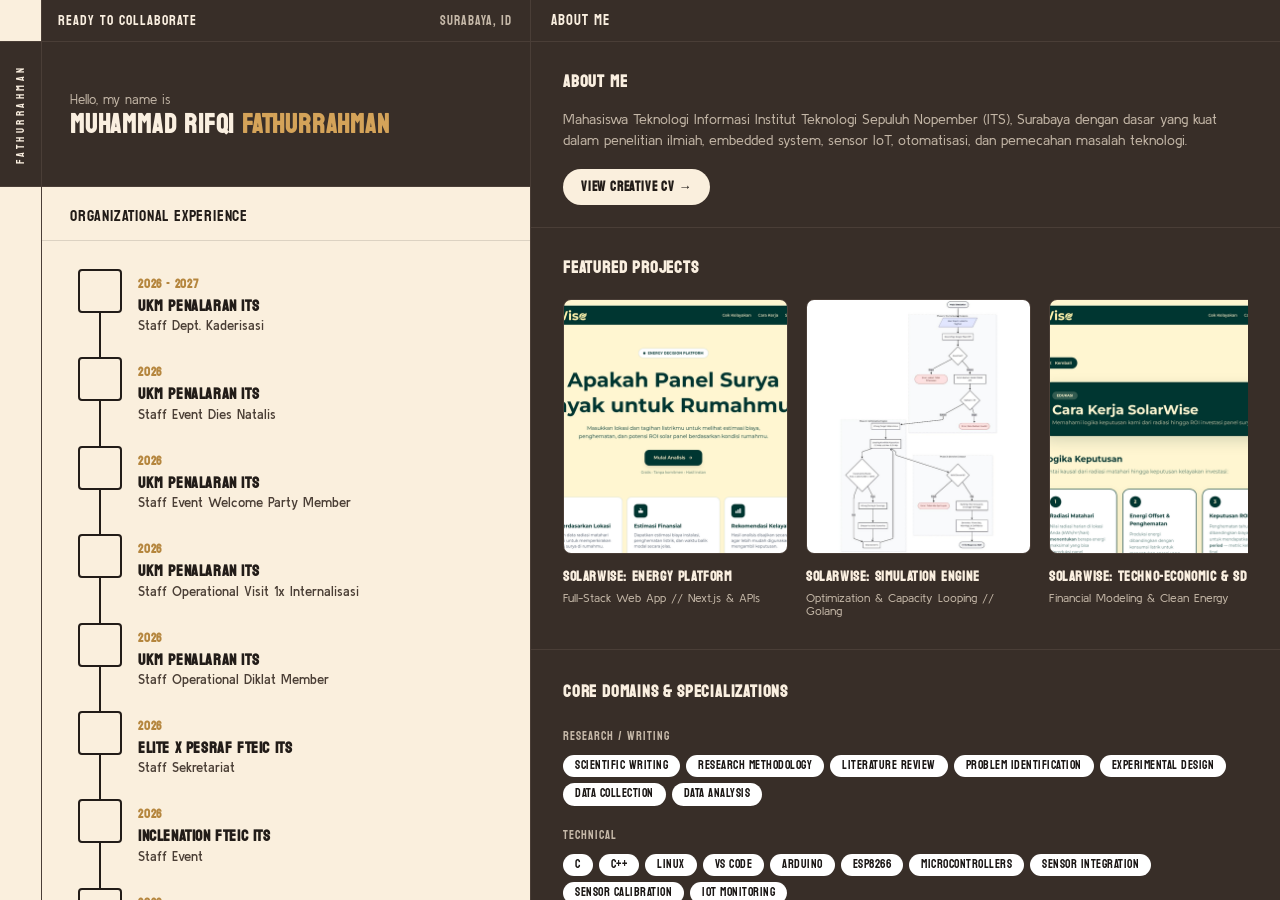
<file: index.html>
<!DOCTYPE html>
<html lang="id">
<head>
  <meta charset="UTF-8">
  <meta name="viewport" content="width=device-width, initial-scale=1.0">
  <title>Muhammad Rifqi Fathurrahman | Portfolio</title>
  <link rel="stylesheet" href="style.css">
</head>
<body>

    <header class="top-bar">
        <div class="top-bar-left">
            <a href="index.html" class="top-bar-cap" title="Back to Home"></a>
            <div class="badge-status" title="Current Status">
                <span>READY TO COLLABORATE</span>
            </div>
            <div class="badge-location" title="Location">SURABAYA, ID</div>
        </div>
        <div class="top-bar-right">
            <span class="top-bar-title">ABOUT ME</span>
            <div class="top-bar-actions">
            </div>
        </div>
    </header>

  <div class="viewport-container">

    <aside class="vertical-ribbon">
      <a href="index.html" class="vertical-ribbon-dark" title="Back to Home">
        <span>FATHURRAHMAN</span>
      </a>
      <div class="vertical-ribbon-cream"></div>
    </aside>

    <section class="panel-left-scroll">

      <div class="panel-left-profile">
        <p class="intro-lead-left">Hello, my name is</p>
        <h1 class="name-display-left">MUHAMMAD RIFQI <span class="accent-mustard">FATHURRAHMAN</span></h1>
      </div>

      <div class="panel-left-header">ORGANIZATIONAL EXPERIENCE</div>

      <div class="beige-timeline-body">
        <ul class="timeline-track">

          <li class="timeline-item">
            <div class="timeline-box"></div>
            <div class="timeline-text">
              <span class="timeline-date">2026 - 2027</span>
              <strong>UKM PENALARAN ITS</strong>
              <span>Staff Dept. Kaderisasi</span>
            </div>
          </li>

          <li class="timeline-item">
            <div class="timeline-box"></div>
            <div class="timeline-text">
              <span class="timeline-date">2026</span>
              <strong>UKM PENALARAN ITS</strong>
              <span>Staff Event Dies Natalis</span>
            </div>
          </li>

          <li class="timeline-item">
            <div class="timeline-box"></div>
            <div class="timeline-text">
              <span class="timeline-date">2026</span>
              <strong>UKM PENALARAN ITS</strong>
              <span>Staff Event Welcome Party Member</span>
            </div>
          </li>

          <li class="timeline-item">
            <div class="timeline-box"></div>
            <div class="timeline-text">
              <span class="timeline-date">2026</span>
              <strong>UKM PENALARAN ITS</strong>
              <span>Staff Operational Visit 1x Internalisasi</span>
            </div>
          </li>

          <li class="timeline-item">
            <div class="timeline-box"></div>
            <div class="timeline-text">
              <span class="timeline-date">2026</span>
              <strong>UKM PENALARAN ITS</strong>
              <span>Staff Operational Diklat Member</span>
            </div>
          </li>

          <li class="timeline-item">
            <div class="timeline-box"></div>
            <div class="timeline-text">
              <span class="timeline-date">2026</span>
              <strong>ELITE X PESRAF FTEIC ITS</strong>
              <span>Staff Sekretariat</span>
            </div>
          </li>

          <li class="timeline-item">
            <div class="timeline-box"></div>
            <div class="timeline-text">
              <span class="timeline-date">2026</span>
              <strong>INCLENATION FTEIC ITS</strong>
              <span>Staff Event</span>
            </div>
          </li>

          <li class="timeline-item">
            <div class="timeline-box"></div>
            <div class="timeline-text">
              <span class="timeline-date">2026</span>
              <strong>OKKBK TEKNOLOGI INFORMASI ITS</strong>
              <span>Staff Event</span>
            </div>
          </li>

          <li class="timeline-item">
            <div class="timeline-box"></div>
            <div class="timeline-text">
              <span class="timeline-date">2026</span>
              <strong>INI LHO ITS</strong>
              <span>Staff Event Submits IMJ</span>
            </div>
          </li>

          <li class="timeline-item">
            <div class="timeline-box"></div>
            <div class="timeline-text">
              <span class="timeline-date">2026</span>
              <strong>W-132 &amp; W-133 IT ITS</strong>
              <span>Event Division</span>
            </div>
          </li>

          <li class="timeline-item">
            <div class="timeline-box"></div>
            <div class="timeline-text">
              <span class="timeline-date">2026</span>
              <strong>CAMPUS EXPO MAN 1 JOMBANG</strong>
              <span>Head of Event Division</span>
            </div>
          </li>

          <li class="timeline-item">
            <div class="timeline-box"></div>
            <div class="timeline-text">
              <span class="timeline-date">2025</span>
              <strong>DINAMIT ITS</strong>
              <span>Event Staff</span>
            </div>
          </li>

          <li class="timeline-item">
            <div class="timeline-box"></div>
            <div class="timeline-text">
              <span class="timeline-date">2025</span>
              <strong>ARA 7.0 DEPT. INFORMATION TECHNOLOGY ITS</strong>
              <span>Event Staff</span>
            </div>
          </li>

          <li class="timeline-item">
            <div class="timeline-box"></div>
            <div class="timeline-text">
              <span class="timeline-date">2024</span>
              <strong>MAN 1 JOMBANG</strong>
              <span>Coordinator HUT MAN 1 Jombang Event</span>
            </div>
          </li>

          <li class="timeline-item">
            <div class="timeline-box"></div>
            <div class="timeline-text">
              <span class="timeline-date">2024</span>
              <strong>MAN 1 JOMBANG</strong>
              <span>Head of Jombang Madrasah Research Camp / JMRC</span>
            </div>
          </li>

          <li class="timeline-item">
            <div class="timeline-box"></div>
            <div class="timeline-text">
              <span class="timeline-date">2023 - 2024</span>
              <strong>MAN 1 JOMBANG</strong>
              <span>Head of Scientific Youth Organization / KIR</span>
            </div>
          </li>

          <li class="timeline-item">
            <div class="timeline-box"></div>
            <div class="timeline-text">
              <span class="timeline-date">2023 - 2024</span>
              <strong>MAN 1 JOMBANG</strong>
              <span>Treasurer 1 of OSIS</span>
            </div>
          </li>

          <li class="timeline-item">
            <div class="timeline-box"></div>
            <div class="timeline-text">
              <span class="timeline-date">2023</span>
              <strong>MAN 1 JOMBANG</strong>
              <span>Head of P5RA</span>
            </div>
          </li>

          <li class="timeline-item">
            <div class="timeline-box"></div>
            <div class="timeline-text">
              <span class="timeline-date">2023</span>
              <strong>MAN 1 JOMBANG</strong>
              <span>Vice Head of HUT MAN 1 Jombang</span>
            </div>
          </li>

          <li class="timeline-item">
            <div class="timeline-box"></div>
            <div class="timeline-text">
              <span class="timeline-date">2022 - 2023</span>
              <strong>MAN 1 JOMBANG</strong>
              <span>Public Relations Staff of OSIS</span>
            </div>
          </li>

        </ul>
      </div>
    </section>

    <main class="panel-right-scroll">

      <section class="hero-block-landing">
        <div class="mobile-intro-header">
          <p class="intro-lead-left">Hello, my name is</p>
          <h1 class="name-display-left" style="font-size: 26px; margin-bottom: 10px;">MUHAMMAD RIFQI <span class="accent-mustard">FATHURRAHMAN</span></h1>
        </div>
        <h2>ABOUT ME</h2>
        <p class="bio-text">
          Mahasiswa Teknologi Informasi Institut Teknologi Sepuluh Nopember (ITS), Surabaya dengan dasar yang kuat dalam penelitian ilmiah, embedded system, sensor IoT, otomatisasi, dan pemecahan masalah teknologi.
        </p>
        <a href="cv.html" class="btn-pill-cv">VIEW CREATIVE CV →</a>
      </section>

      <section class="projects-strip">
        <div class="carousel-header-row">
          <h2 class="carousel-header-title">FEATURED PROJECTS</h2>
        </div>

        <div class="carousel-scroll-track" id="projects-track">

          <div class="card-project-carousel" id="proj-1">
            <a href="project1.html">
              <div class="card-project-thumb">
                <img src="./images/card-project1.png" alt="SolarWise Web Platform Thumbnail">
              </div>
              <div class="card-project-meta">
                <h4>SOLARWISE: ENERGY PLATFORM</h4>
                <p>Full-Stack Web App // Next.js &amp; APIs</p>
              </div>
            </a>
          </div>

          <div class="card-project-carousel" id="proj-2">
            <a href="project2.html">
              <div class="card-project-thumb">
                <img src="./images/card-project2.png" alt="SolarWise Simulation Engine Thumbnail">
              </div>
              <div class="card-project-meta">
                <h4>SOLARWISE: SIMULATION ENGINE</h4>
                <p>Optimization &amp; Capacity Looping // Golang</p>
              </div>
            </a>
          </div>

          <div class="card-project-carousel" id="proj-3">
            <a href="project3.html">
              <div class="card-project-thumb">
                <img src="./images/card-project3.png" alt="SolarWise Techno-Economic Analytics Thumbnail">
              </div>
              <div class="card-project-meta">
                <h4>SOLARWISE: TECHNO-ECONOMIC &amp; SDG 7</h4>
                <p>Financial Modeling &amp; Clean Energy</p>
              </div>
            </a>
          </div>

          <div class="card-project-carousel" id="proj-4">
            <a href="research1.html">
              <div class="card-project-thumb">
                <img src="./images/research1-thumb.png" alt="Research 1 Thumbnail">
              </div>
              <div class="card-project-meta">
                <h4>ALAT DETEKSI PERGERAKAN TANAH</h4>
                <p>Applied Physics &amp; Engineering // OPSI 2024</p>
              </div>
            </a>
          </div>

          <div class="card-project-carousel" id="proj-5">
            <a href="research2.html">
              <div class="card-project-thumb">
                <img src="./images/research2-thumb.png" alt="Research 2 Thumbnail">
              </div>
              <div class="card-project-meta">
                <h4>HYBRID ROTARY CYLINDER DRYER</h4>
                <p>Applied Physics &amp; Engineering // OPSI 2023</p>
              </div>
            </a>
          </div>

        </div>
      </section>

      <section class="domains-block">
        <h2 class="domains-title">CORE DOMAINS & SPECIALIZATIONS</h2>

        <div class="skill-group">
          <div class="skill-group-title">RESEARCH / WRITING</div>
          <div class="pills-row">
            <span class="pill-item">SCIENTIFIC WRITING</span>
            <span class="pill-item">RESEARCH METHODOLOGY</span>
            <span class="pill-item">LITERATURE REVIEW</span>
            <span class="pill-item">PROBLEM IDENTIFICATION</span>
            <span class="pill-item">EXPERIMENTAL DESIGN</span>
            <span class="pill-item">DATA COLLECTION</span>
            <span class="pill-item">DATA ANALYSIS</span>
          </div>
        </div>

        <div class="skill-group">
          <div class="skill-group-title">TECHNICAL</div>
          <div class="pills-row">
            <span class="pill-item">C</span>
            <span class="pill-item">C++</span>
            <span class="pill-item">LINUX</span>
            <span class="pill-item">VS CODE</span>
            <span class="pill-item">ARDUINO</span>
            <span class="pill-item">ESP8266</span>
            <span class="pill-item">MICROCONTROLLERS</span>
            <span class="pill-item">SENSOR INTEGRATION</span>
            <span class="pill-item">SENSOR CALIBRATION</span>
            <span class="pill-item">IOT MONITORING</span>
          </div>
        </div>

        <div class="skill-group">
          <div class="skill-group-title">PROFESSIONAL</div>
          <div class="pills-row">
            <span class="pill-item">TEAMWORK</span>
            <span class="pill-item">COMMUNICATION</span>
            <span class="pill-item">LEADERSHIP</span>
            <span class="pill-item">PROJECT COORDINATION</span>
            <span class="pill-item">TIME MANAGEMENT</span>
            <span class="pill-item">PUBLIC SPEAKING</span>
            <span class="pill-item">ADAPABILITY</span>
          </div>
        </div>
      </section>

      <footer class="main-footer">
        <div class="footer-name">MUHAMMAD RIFQI <span class="accent-mustard">FATHURRAHMAN</span></div>
        <div class="footer-split">
          <div>
            <p>Bachelor of Information Technology • Institut Teknologi Sepuluh Nopember (ITS), Surabaya.</p>
            <p>Focused on Technology R&D, IT Infrastructure, Data Center, and IoT Systems.</p>
            <div class="footer-contact-row">
              <span class="footer-email">muhammadfathurrahman317@gmail.com</span>
              <div class="footer-social-icons">
                <a href="https://linkedin.com" target="_blank" rel="noopener noreferrer" title="LinkedIn">
                  <img src="./images/icons8-linkedin-96.png" alt="LinkedIn">
                </a>
                <a href="tel:085755512041" title="Phone">
                  <img src="./images/icons8-phone-96.png" alt="Phone">
                </a>
                <a href="https://instagram.com" target="_blank" rel="noopener noreferrer" title="Instagram">
                  <img src="./images/icons8-instagram-96.png" alt="Instagram">
                </a>
                <a href="https://github.com" target="_blank" rel="noopener noreferrer" title="GitHub">
                  <svg viewBox="0 0 24 24"><path d="M12 0C5.37 0 0 5.37 0 12c0 5.31 3.435 9.795 8.205 11.385.6.105.825-.255.825-.57 0-.285-.015-1.23-.015-2.235-3.015.555-3.795-.735-4.035-1.41-.135-.345-.72-1.41-1.23-1.695-.42-.225-1.02-.78-.015-.795.945-.015 1.62.87 1.845 1.23 1.08 1.815 2.805 1.305 3.495.99.105-.78.42-1.305.765-1.605-2.67-.3-5.46-1.335-5.46-5.925 0-1.305.465-2.385 1.23-3.225-.12-.3-.54-1.53.12-3.18 0 0 1.005-.315 3.3 1.23.96-.27 1.98-.405 3-.405s2.04.135 3 .405c2.295-1.56 3.3-1.23 3.3-1.23.66 1.65.24 2.88.12 3.18.765.84 1.23 1.905 1.23 3.225 0 4.605-2.805 5.625-5.475 5.925.435.375.81 1.095.81 2.22 0 1.605-.015 2.895-.015 3.3 0 .315.225.69.825.57A12.02 12.02 0 0024 12c0-6.63-5.37-12-12-12z"/></svg>
                </a>
              </div>
            </div>
          </div>
          <div class="footer-meta">
            <p>© 2026 Muhammad Rifqi Fathurrahman</p>
            <p>Pemrograman Web (Praktikum HTML & CSS)</p>
          </div>
        </div>
      </footer>

    </main>

  </div>

</body>
</html>
</file>
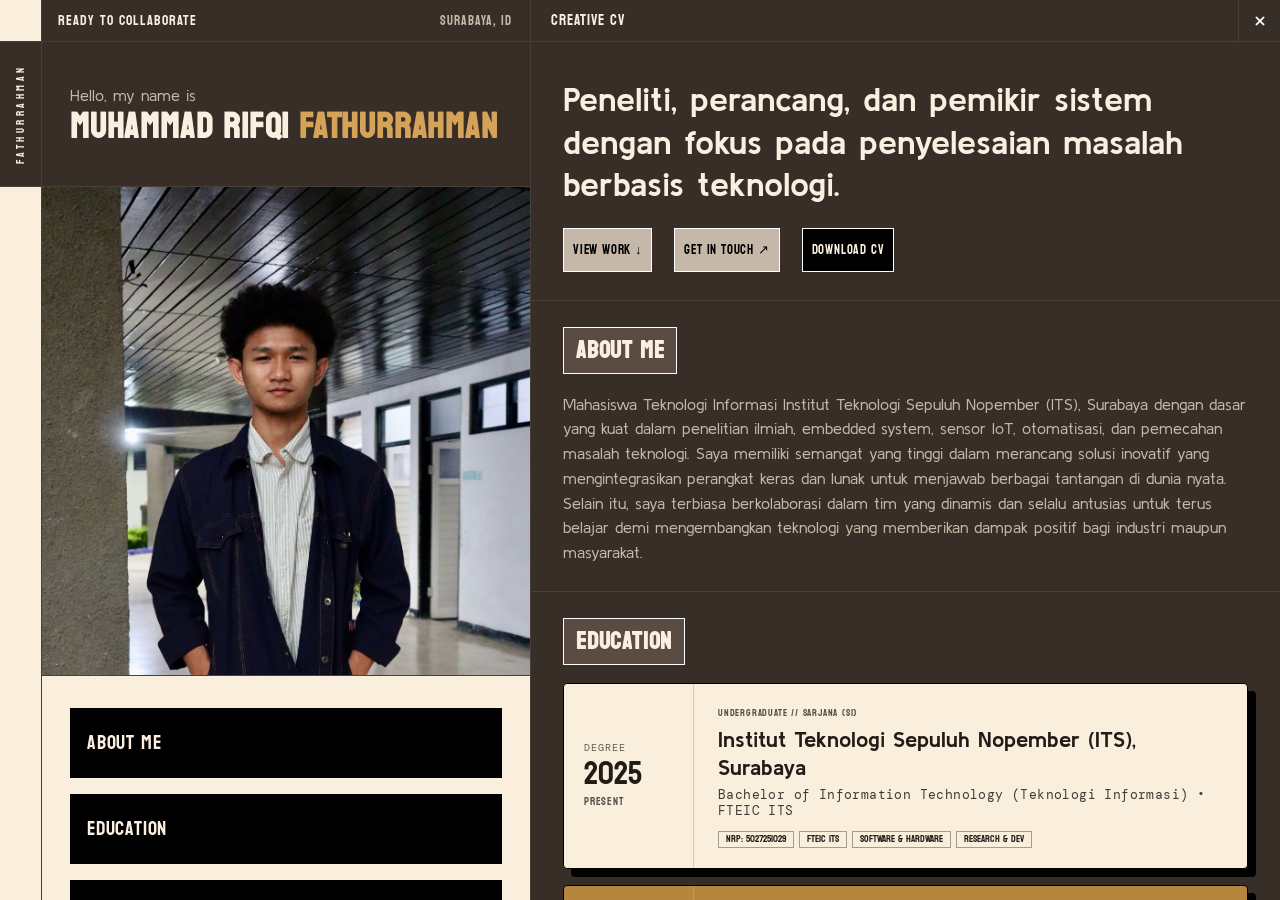
<file: cv.html>
<!DOCTYPE html>
<html lang="id">
<head>
  <meta charset="UTF-8">
  <meta name="viewport" content="width=device-width, initial-scale=1.0">
  <title>Creative CV | Muhammad Rifqi Fathurrahman</title>
  <link rel="stylesheet" href="cv.css">
</head>
<body>

    <header class="top-bar">
        <div class="top-bar-left">
            <a href="index.html" class="top-bar-cap" title="Back to Home"></a>
            <div class="badge-status" title="Current Status">
                <span>READY TO COLLABORATE</span>
            </div>
            <div class="badge-location" title="Location">SURABAYA, ID</div>
        </div>
        <div class="top-bar-right">
            <span class="top-bar-title">CREATIVE CV</span>
            <div class="top-bar-actions">
                <a href="index.html" class="nav-square-btn" title="Close CV">
                    <img src="./images/close.png" alt="Close">
                </a>
            </div>
        </div>
    </header>

    <div class="viewport-container">

        <aside class="vertical-ribbon">
            <a href="index.html" class="vertical-ribbon-dark" title="Back to Home">
                <span>FATHURRAHMAN</span>
            </a>
            <div class="vertical-ribbon-cream"></div>
        </aside>

        <section class="panel-left-scroll">
            <div class="panel-left-profile">
                <p class="intro-lead-left">Hello, my name is</p>
                <h1 class="name-display-left">MUHAMMAD RIFQI <span class="accent-mustard">FATHURRAHMAN</span></h1>
            </div>

            <div class="cv-photo-container">
                <img src="./images/rifqi-portrait.png" alt="Muhammad Rifqi Fathurrahman">
            </div>

            <div class="cv-navigation-beige">
                <ul class="cv-anchor-list">
                <li class="list-nav"><a href="#about-sec">ABOUT ME</a></li>
                <li class="list-nav"><a href="#education-sec">EDUCATION</a></li>
                <li class="list-nav"><a href="#research-sec">RESEARCH PROJECT</a></li>
                <li class="list-nav"><a href="#skills-sec">SKILL STACK</a></li>
                <li class="list-nav"><a href="#org-sec">ORGANIZATIONAL EXPERIENCE</a></li>
                <li class="list-nav"><a href="#achievements-sec">ACHIEVEMENTS</a></li>
                </ul>
            </div>
        </section>

        <main class="panel-right-scroll">

        <section class="cv-editorial-hero">
            <h1 class="editorial-h1">
            Peneliti, perancang, dan pemikir sistem dengan fokus pada penyelesaian masalah berbasis teknologi.
            </h1>
            <div class="cv-sublinks-row">
                <div class="view-work">
                    <a href="#research-sec">VIEW WORK ↓</a>
                </div>
                <div class="get-in-touch">
                    <a href="mailto:muhammadfathurrahman317@gmail.com">GET IN TOUCH ↗</a>
                </div>
                <div class="download-cv">
                    <a href="Project Implementation_Muhammad Rifqi Fathurrahman_CV-3.pdf" download>
                        DOWNLOAD CV
                    </a>
                </div>
            </div>
        </section>

        <section id="about-sec" class="domains-block">
            <h2 class="domains-title">ABOUT ME</h2>
            <p class="bio-text" style="max-width: 760px; margin-bottom: 0;">
            Mahasiswa Teknologi Informasi Institut Teknologi Sepuluh Nopember (ITS), Surabaya dengan dasar yang kuat dalam penelitian ilmiah, embedded system, sensor IoT, otomatisasi, dan pemecahan masalah teknologi. Saya memiliki semangat yang tinggi dalam merancang solusi inovatif yang mengintegrasikan perangkat keras dan lunak untuk menjawab berbagai tantangan di dunia nyata. Selain itu, saya terbiasa berkolaborasi dalam tim yang dinamis dan selalu antusias untuk terus belajar demi mengembangkan teknologi yang memberikan dampak positif bagi industri maupun masyarakat.
            </p>
        </section>

        <section id="education-sec" class="domains-block">
            <h2 class="domains-title">EDUCATION</h2>
            <div class="education-grid">
                <article class="education-card cream">
                    <div class="education-year-col">
                        <div class="small-label">DEGREE</div>
                        <div class="big-year">2025</div>
                        <div class="sub-label">PRESENT</div>
                    </div>
                    <div class="education-info-col">
                        <div class="research-category-tag">UNDERGRADUATE // SARJANA (S1)</div>
                        <h4>Institut Teknologi Sepuluh Nopember (ITS), Surabaya</h4>
                        <p class="education-degree">Bachelor of Information Technology (Teknologi Informasi) • FTEIC ITS</p>
                        <div class="research-tags">
                            <span>NRP: 5027251029</span>
                            <span>FTEIC ITS</span>
                            <span>SOFTWARE &amp; HARDWARE</span>
                            <span>RESEARCH &amp; DEV</span>
                        </div>
                    </div>
                </article>

                <article class="education-card mustard">
                    <div class="education-year-col">
                        <div class="small-label">HIGH SCHOOL</div>
                        <div class="big-year">2021</div>
                        <div class="sub-label">2024</div>
                    </div>
                    <div class="education-info-col">
                        <div class="research-category-tag">SECONDARY EDUCATION // MADRASAH ALIYAH</div>
                        <h4>MAN 1 Jombang</h4>
                        <p class="education-degree">Madrasah Aliyah Negeri • Peminatan MIPA / Sains &amp; Riset Ilmiah</p>
                        <div class="research-tags">
                            <span>HEAD OF KIR</span>
                            <span>TREASURER 1 OSIS</span>
                            <span>OPSI 2023 BRONZE</span>
                            <span>OPSI 2024 FINALIST</span>
                        </div>
                    </div>
                </article>
            </div>
        </section>

        <section id="research-sec" class="domains-block">
            <h2 class="domains-title">RESEARCH PROJECT</h2>

            <a href="research1.html" class="research-card-link" title="Open Research Project 1 Details">
            <article class="research-card-item cream">
                <div class="research-year-col">
                    <div class="small-label">PROJECT / 01</div>
                    <div class="big-year">2024</div>
                </div>
                <div class="research-info-col">
                    <div class="research-category-tag">APPLIED PHYSICS & ENGINEERING</div>
                    <h4>Rancang Bangun Alat Deteksi Pergerakan Tanah Berkapur Menggunakan Metode Eksperimen Guna Monitoring Performasi Perangkat Mitigasi Bencana</h4>
                    <div class="research-tags">
                        <span>SENSOR INTEGRATION</span>
                        <span>MICROCONTROLLER</span>
                        <span>EMBEDDED C++</span>
                        <span>IOT TELEMETRY</span>
                        <span>EXPERIMENTAL TESTING</span>
                    </div>
                </div>
                <div class="research-badge-col">
                    <div class="badge-result-pill">
                        <span class="label-result">RESULT</span>
                        <span class="title-award">BRONZE FINALIST</span>
                        <span class="sub-event">OPSI 2024 ↗</span>
                    </div>
                </div>
            </article>
            </a>

            <a href="research2.html" class="research-card-link" title="Open Research Project 2 Details">
            <article class="research-card-item mustard">
                <div class="research-year-col">
                    <div class="small-label">PROJECT / 02</div>
                    <div class="big-year">2023</div>
                </div>
                <div class="research-info-col">
                    <div class="research-category-tag">APPLIED PHYSICS & ENGINEERING</div>
                    <h4>Studi Pendahuluan Pembuatan Rotary Cylinder Dryer Tipe Hybrid Dengan Pengendali Sensor DHT22 Pada Kualitas Mutu Gabah</h4>
                    <div class="research-tags">
                        <span>MECHANICAL DESIGN</span>
                        <span>HEAT EXCHANGER</span>
                        <span>DHT22 SENSOR</span>
                        <span>BIOMASS &amp; SOLAR</span>
                        <span>SNI 6128:2020</span>
                    </div>
                </div>
                <div class="research-badge-col">
                    <div class="badge-result-pill" style="background-color: var(--cream-bg); color: var(--cream-dark);">
                        <span class="label-result">RESULT</span>
                        <span class="title-award">BRONZE MEDAL</span>
                        <span class="sub-event">OPSI 2023 ↗</span>
                    </div>
                </div>
            </article>
            </a>
        </section>

        <section id="skills-sec" class="domains-block">
            <h2 class="domains-title">SKILL STACK</h2>
            <div class="skill-group">
                <div class="skill-group-title">RESEARCH / WRITING</div>
                <div class="pills-row">
                    <span class="pill-item">SCIENTIFIC WRITING</span>
                    <span class="pill-item">RESEARCH METHODOLOGY</span>
                    <span class="pill-item">LITERATURE REVIEW</span>
                    <span class="pill-item">PROBLEM IDENTIFICATION</span>
                    <span class="pill-item">EXPERIMENTAL DESIGN</span>
                    <span class="pill-item">DATA COLLECTION</span>
                    <span class="pill-item">DATA ANALYSIS</span>
                </div>
            </div>
            <div class="skill-group">
                <div class="skill-group-title">TECHNICAL</div>
                <div class="pills-row">
                    <span class="pill-item">C</span>
                    <span class="pill-item">C++</span>
                    <span class="pill-item">LINUX</span>
                    <span class="pill-item">VS CODE</span>
                    <span class="pill-item">ARDUINO</span>
                    <span class="pill-item">ESP8266</span>
                    <span class="pill-item">MICROCONTROLLERS</span>
                    <span class="pill-item">SENSOR INTEGRATION</span>
                    <span class="pill-item">SENSOR CALIBRATION</span>
                    <span class="pill-item">IOT MONITORING</span>
                </div>
            </div>

            <div class="skill-group">
                <div class="skill-group-title">PROFESSIONAL</div>
                <div class="pills-row">
                    <span class="pill-item">TEAMWORK</span>
                    <span class="pill-item">COMMUNICATION</span>
                    <span class="pill-item">LEADERSHIP</span>
                    <span class="pill-item">PROJECT COORDINATION</span>
                    <span class="pill-item">TIME MANAGEMENT</span>
                    <span class="pill-item">PUBLIC SPEAKING</span>
                    <span class="pill-item">ADAPABILITY</span>
                </div>
            </div> 
        </section>

        <section id="org-sec" class="domains-block">
            <h2 class="domains-title">ORGANIZATIONAL EXPERIENCE</h2>
            <div class="experience-grid">

                <div class="experience-column">
                    <div class="experience-item item-red">
                        <time>2026-2027</time>
                        <div class="experience-content">
                            <h3>UKM Penalaran ITS</h3>
                            <p>Staff Dept. Kaderisasi</p>
                        </div>
                    </div>

                    <div class="experience-item">
                        <time>2026</time>
                        <div class="experience-content">
                            <h3>UKM Penalaran ITS</h3>
                            <p>Staff Event Dies Natalis</p>
                        </div>
                    </div>

                    <div class="experience-item">
                        <time>2026</time>
                        <div class="experience-content">
                            <h3>UKM Penalaran ITS</h3>
                            <p>Staff Event Welcome Party Member</p>
                        </div>
                    </div>

                    <div class="experience-item">
                        <time>2026</time>
                        <div class="experience-content">
                            <h3>UKM Penalaran ITS</h3>
                            <p>Staff Operational Visit 1x Internalisasi</p>
                        </div>
                    </div>

                    <div class="experience-item">
                        <time>2026</time>
                        <div class="experience-content">
                            <h3>UKM Penalaran ITS</h3>
                            <p>Staff Operational Diklat Member</p>
                        </div>
                    </div>

                    <div class="experience-item">
                        <time>2026</time>
                        <div class="experience-content">
                            <h3>ELITE X PESRAF FTEIC ITS</h3>
                            <p>Staff Sekretariat</p>
                        </div>
                    </div>

                    <div class="experience-item">
                        <time>2026</time>
                        <div class="experience-content">
                            <h3>INCLENATION FTEIC ITS</h3>
                            <p>Staff Event</p>
                        </div>
                    </div>

                    <div class="experience-item">
                        <time>2026</time>
                        <div class="experience-content">
                            <h3>OKKBK Teknologi Informasi ITS</h3>
                            <p>Staff Event</p>
                        </div>
                    </div>

                    <div class="experience-item">
                        <time>2026</time>
                        <div class="experience-content">
                            <h3>INI LHO ITS</h3>
                            <p>Staff Event Submits IMJ</p>
                        </div>
                    </div>

                    <div class="experience-item">
                        <time>2026</time>
                        <div class="experience-content">
                            <h3>W-132 &amp; W-133 IT ITS</h3>
                            <p>Event Division</p>
                        </div>
                    </div>

                </div>

                <div class="experience-column">

                    <div class="experience-item item-yellow">
                        <time>2026</time>
                        <div class="experience-content">
                            <h3>Campus Expo MAN 1 Jombang</h3>
                            <p>Head of Event Division</p>
                        </div>
                    </div>

                    <div class="experience-item">
                        <time>2025</time>
                        <div class="experience-content">
                            <h3>DINAMIT ITS</h3>
                            <p>Event Staff</p>
                        </div>
                    </div>

                    <div class="experience-item">
                        <time>2025</time>
                        <div class="experience-content">
                            <h3>ARA 7.0 Dept. Information Technology ITS</h3>
                            <p>Event Staff</p>
                        </div>
                    </div>

                    <div class="experience-item">
                        <time>2024</time>
                        <div class="experience-content">
                            <h3>MAN 1 Jombang</h3>
                            <p>Coordinator HUT MAN 1 Jombang Event</p>
                        </div>
                    </div>

                    <div class="experience-item">
                        <time>2024</time>
                        <div class="experience-content">
                            <h3>MAN 1 Jombang</h3>
                            <p>Head of Jombang Madrasah Research Camp / JMRC</p>
                        </div>
                    </div>

                    <div class="experience-item">
                        <time>2023-2024</time>
                        <div class="experience-content">
                            <h3>MAN 1 Jombang</h3>
                            <p>Head of Scientific Youth Organization / KIR</p>
                        </div>
                    </div>

                    <div class="experience-item">
                        <time>2023-2024</time>
                        <div class="experience-content">
                            <h3>MAN 1 Jombang</h3>
                            <p>Treasurer 1 of OSIS</p>
                        </div>
                    </div>

                    <div class="experience-item">
                        <time>2023</time>
                        <div class="experience-content">
                            <h3>MAN 1 Jombang</h3>
                            <p>Head of P5RA</p>
                        </div>
                    </div>

                    <div class="experience-item">
                        <time>2023</time>
                        <div class="experience-content">
                            <h3>MAN 1 Jombang</h3>
                            <p>Vice Head of HUT MAN 1 Jombang</p>
                        </div>
                    </div>

                    <div class="experience-item">
                        <time>2022-2023</time>
                        <div class="experience-content">
                            <h3>MAN 1 Jombang</h3>
                            <p>Public Relations Staff of OSIS</p>
                        </div>
                    </div>

                </div>

            </div>
        </section>

        <section id = "achievements-sec" class="domains-block">
            <div class="carousel-header-row" style="margin-top: 26px;">
                <h2 class="domains-title" style="margin-bottom: 0;">ACHIEVEMENTS</h2>
            </div>

            <div class="achievements-carousel-track">

                <div class="award-box-carousel cream" id="achieve-1">
                    <div class="year">2026</div>
                    <div class="title">2nd Place DINACOM 11.0</div>
                    <div class="sub">Dian Nuswantoro Computer Club (DNCC), UDINUS</div>
                </div>

                <div class="award-box-carousel mustard" id="achieve-2">
                    <div class="year">2024</div>
                    <div class="title">Bronze Finalist OPSI</div>
                    <div class="sub">Applied Physics & Engineering, Kemendikbudristek</div>
                </div>

                <div class="award-box-carousel cream" id="achieve-3">
                    <div class="year">2023</div>
                    <div class="title">Bronze Medal OPSI</div>
                    <div class="sub">Applied Physics & Engineering, Kemendikbudristek</div>
                </div>
            </div>

        </section>

        <footer class="main-footer">
            <div class="footer-name">MUHAMMAD RIFQI <span class="accent-mustard">FATHURRAHMAN</span></div>
            <div class="footer-split">
            <div>
                <p>Bachelor of Information Technology • Institut Teknologi Sepuluh Nopember (ITS), Surabaya.</p>
                <p>Focused on Technology R&D, IT Infrastructure, Data Center, and IoT Systems.</p>
                <div class="footer-contact-row">
                <span class="footer-email">muhammadfathurrahman317@gmail.com</span>
                <div class="footer-social-icons">
                    <a href="https://linkedin.com" target="_blank" rel="noopener noreferrer" title="LinkedIn">
                    <img src="./images/icons8-linkedin-96.png" alt="LinkedIn">
                    </a>
                    <a href="tel:085755512041" title="Phone">
                    <img src="./images/icons8-phone-96.png" alt="Phone">
                    </a>
                    <a href="https://instagram.com" target="_blank" rel="noopener noreferrer" title="Instagram">
                    <img src="./images/icons8-instagram-96.png" alt="Instagram">
                    </a>
                    <a href="https://github.com" target="_blank" rel="noopener noreferrer" title="GitHub">
                    <svg viewBox="0 0 24 24"><path d="M12 0C5.37 0 0 5.37 0 12c0 5.31 3.435 9.795 8.205 11.385.6.105.825-.255.825-.57 0-.285-.015-1.23-.015-2.235-3.015.555-3.795-.735-4.035-1.41-.135-.345-.72-1.41-1.23-1.695-.42-.225-1.02-.78-.015-.795.945-.015 1.62.87 1.845 1.23 1.08 1.815 2.805 1.305 3.495.99.105-.78.42-1.305.765-1.605-2.67-.3-5.46-1.335-5.46-5.925 0-1.305.465-2.385 1.23-3.225-.12-.3-.54-1.53.12-3.18 0 0 1.005-.315 3.3 1.23.96-.27 1.98-.405 3-.405s2.04.135 3 .405c2.295-1.56 3.3-1.23 3.3-1.23.66 1.65.24 2.88.12 3.18.765.84 1.23 1.905 1.23 3.225 0 4.605-2.805 5.625-5.475 5.925.435.375.81 1.095.81 2.22 0 1.605-.015 2.895-.015 3.3 0 .315.225.69.825.57A12.02 12.02 0 0024 12c0-6.63-5.37-12-12-12z"/></svg>
                    </a>
                </div>
                </div>
            </div>
            <div class="footer-meta">
                <p>© 2026 Muhammad Rifqi Fathurrahman</p>
                <p>Pemrograman Web (Praktikum HTML & CSS)</p>
            </div>
            </div>
        </footer>
        </main>
    </div>

</body>
</html>
</file>
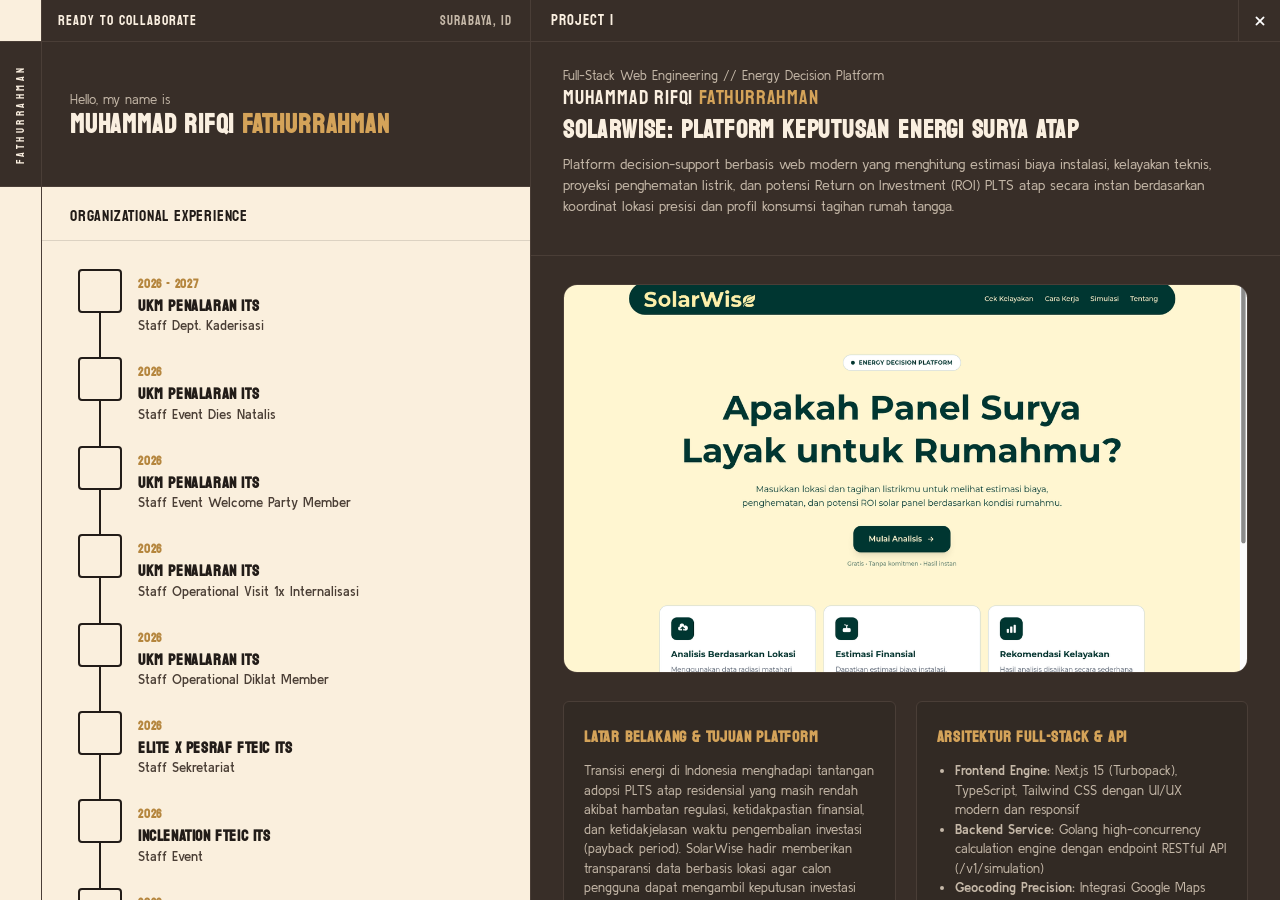
<file: project1.html>
<!DOCTYPE html>
<html lang="id">
<head>
  <meta charset="UTF-8">
  <meta name="viewport" content="width=device-width, initial-scale=1.0">
  <title>Project 1 | Muhammad Rifqi Fathurrahman</title>
  <link rel="stylesheet" href="style.css">
</head>
<body>

    <header class="top-bar">
        <div class="top-bar-left">
            <a href="index.html" class="top-bar-cap" title="Back to Home"></a>
            <div class="badge-status" title="Current Status">
                <span>READY TO COLLABORATE</span>
            </div>
            <div class="badge-location" title="Location">SURABAYA, ID</div>
        </div>
        <div class="top-bar-right">
            <span class="top-bar-title">PROJECT 1</span>
            <div class="top-bar-actions">
                <a href="index.html" class="nav-square-btn" title="Back to Home">
                    <img src="./images/close.png" alt="Close">
                </a>
            </div>
        </div>
    </header>

  <div class="viewport-container">

    <aside class="vertical-ribbon">
      <a href="index.html" class="vertical-ribbon-dark" title="Back to Home">
        <span>FATHURRAHMAN</span>
      </a>
      <div class="vertical-ribbon-cream"></div>
    </aside>

    <section class="panel-left-scroll">

      <div class="panel-left-profile">
        <p class="intro-lead-left">Hello, my name is</p>
        <h1 class="name-display-left">MUHAMMAD RIFQI <span class="accent-mustard">FATHURRAHMAN</span></h1>
      </div>

      <div class="panel-left-header">ORGANIZATIONAL EXPERIENCE</div>

      <div class="beige-timeline-body">
        <ul class="timeline-track">

          <li class="timeline-item">
            <div class="timeline-box"></div>
            <div class="timeline-text">
              <span class="timeline-date">2026 - 2027</span>
              <strong>UKM PENALARAN ITS</strong>
              <span>Staff Dept. Kaderisasi</span>
            </div>
          </li>

          <li class="timeline-item">
            <div class="timeline-box"></div>
            <div class="timeline-text">
              <span class="timeline-date">2026</span>
              <strong>UKM PENALARAN ITS</strong>
              <span>Staff Event Dies Natalis</span>
            </div>
          </li>

          <li class="timeline-item">
            <div class="timeline-box"></div>
            <div class="timeline-text">
              <span class="timeline-date">2026</span>
              <strong>UKM PENALARAN ITS</strong>
              <span>Staff Event Welcome Party Member</span>
            </div>
          </li>

          <li class="timeline-item">
            <div class="timeline-box"></div>
            <div class="timeline-text">
              <span class="timeline-date">2026</span>
              <strong>UKM PENALARAN ITS</strong>
              <span>Staff Operational Visit 1x Internalisasi</span>
            </div>
          </li>

          <li class="timeline-item">
            <div class="timeline-box"></div>
            <div class="timeline-text">
              <span class="timeline-date">2026</span>
              <strong>UKM PENALARAN ITS</strong>
              <span>Staff Operational Diklat Member</span>
            </div>
          </li>

          <li class="timeline-item">
            <div class="timeline-box"></div>
            <div class="timeline-text">
              <span class="timeline-date">2026</span>
              <strong>ELITE X PESRAF FTEIC ITS</strong>
              <span>Staff Sekretariat</span>
            </div>
          </li>

          <li class="timeline-item">
            <div class="timeline-box"></div>
            <div class="timeline-text">
              <span class="timeline-date">2026</span>
              <strong>INCLENATION FTEIC ITS</strong>
              <span>Staff Event</span>
            </div>
          </li>

          <li class="timeline-item">
            <div class="timeline-box"></div>
            <div class="timeline-text">
              <span class="timeline-date">2026</span>
              <strong>OKKBK TEKNOLOGI INFORMASI ITS</strong>
              <span>Staff Event</span>
            </div>
          </li>

          <li class="timeline-item">
            <div class="timeline-box"></div>
            <div class="timeline-text">
              <span class="timeline-date">2026</span>
              <strong>INI LHO ITS</strong>
              <span>Staff Event Submits IMJ</span>
            </div>
          </li>

          <li class="timeline-item">
            <div class="timeline-box"></div>
            <div class="timeline-text">
              <span class="timeline-date">2026</span>
              <strong>W-132 &amp; W-133 IT ITS</strong>
              <span>Event Division</span>
            </div>
          </li>

          <li class="timeline-item">
            <div class="timeline-box"></div>
            <div class="timeline-text">
              <span class="timeline-date">2026</span>
              <strong>CAMPUS EXPO MAN 1 JOMBANG</strong>
              <span>Head of Event Division</span>
            </div>
          </li>

          <li class="timeline-item">
            <div class="timeline-box"></div>
            <div class="timeline-text">
              <span class="timeline-date">2025</span>
              <strong>DINAMIT ITS</strong>
              <span>Event Staff</span>
            </div>
          </li>

          <li class="timeline-item">
            <div class="timeline-box"></div>
            <div class="timeline-text">
              <span class="timeline-date">2025</span>
              <strong>ARA 7.0 DEPT. INFORMATION TECHNOLOGY ITS</strong>
              <span>Event Staff</span>
            </div>
          </li>

          <li class="timeline-item">
            <div class="timeline-box"></div>
            <div class="timeline-text">
              <span class="timeline-date">2024</span>
              <strong>MAN 1 JOMBANG</strong>
              <span>Coordinator HUT MAN 1 Jombang Event</span>
            </div>
          </li>

          <li class="timeline-item">
            <div class="timeline-box"></div>
            <div class="timeline-text">
              <span class="timeline-date">2024</span>
              <strong>MAN 1 JOMBANG</strong>
              <span>Head of Jombang Madrasah Research Camp / JMRC</span>
            </div>
          </li>

          <li class="timeline-item">
            <div class="timeline-box"></div>
            <div class="timeline-text">
              <span class="timeline-date">2023 - 2024</span>
              <strong>MAN 1 JOMBANG</strong>
              <span>Head of Scientific Youth Organization / KIR</span>
            </div>
          </li>

          <li class="timeline-item">
            <div class="timeline-box"></div>
            <div class="timeline-text">
              <span class="timeline-date">2023 - 2024</span>
              <strong>MAN 1 JOMBANG</strong>
              <span>Treasurer 1 of OSIS</span>
            </div>
          </li>

          <li class="timeline-item">
            <div class="timeline-box"></div>
            <div class="timeline-text">
              <span class="timeline-date">2023</span>
              <strong>MAN 1 JOMBANG</strong>
              <span>Head of P5RA</span>
            </div>
          </li>

          <li class="timeline-item">
            <div class="timeline-box"></div>
            <div class="timeline-text">
              <span class="timeline-date">2023</span>
              <strong>MAN 1 JOMBANG</strong>
              <span>Vice Head of HUT MAN 1 Jombang</span>
            </div>
          </li>

          <li class="timeline-item">
            <div class="timeline-box"></div>
            <div class="timeline-text">
              <span class="timeline-date">2022 - 2023</span>
              <strong>MAN 1 JOMBANG</strong>
              <span>Public Relations Staff of OSIS</span>
            </div>
          </li>

        </ul>
      </div>
    </section>

    <main class="panel-right-scroll">

      <section class="project-detail-hero">
        <p class="intro-lead-left">Full-Stack Web Engineering // Energy Decision Platform</p>
        <div class="name-display-left" style="font-size: 20px; margin-bottom: 6px;">
          MUHAMMAD RIFQI <span class="accent-mustard">FATHURRAHMAN</span>
        </div>
        <h1 class="name-display" style="font-size: 25px; line-height: 1.25;">
          SOLARWISE: PLATFORM KEPUTUSAN ENERGI SURYA ATAP
        </h1>
        <p class="bio-text">
          Platform decision-support berbasis web modern yang menghitung estimasi biaya instalasi, kelayakan teknis, proyeksi penghematan listrik, dan potensi Return on Investment (ROI) PLTS atap secara instan berdasarkan koordinat lokasi presisi dan profil konsumsi tagihan rumah tangga.
        </p>
      </section>

      <section class="project-detail-body">
        <img src="./images/project1-solarwise.png" alt="SolarWise Web Platform Interface" class="project-feature-img">

        <div class="project-meta-grid">

          <div class="project-info-card">
            <h3>LATAR BELAKANG &amp; TUJUAN PLATFORM</h3>
            <p>
              Transisi energi di Indonesia menghadapi tantangan adopsi PLTS atap residensial yang masih rendah akibat hambatan regulasi, ketidakpastian finansial, dan ketidakjelasan waktu pengembalian investasi (payback period). SolarWise hadir memberikan transparansi data berbasis lokasi agar calon pengguna dapat mengambil keputusan investasi energi bersih secara objektif dan terukur.
            </p>
          </div>

          <div class="project-info-card">
            <h3>ARSITEKTUR FULL-STACK &amp; API</h3>
            <ul>
              <li><strong>Frontend Engine:</strong> Next.js 15 (Turbopack), TypeScript, Tailwind CSS dengan UI/UX modern dan responsif</li>
              <li><strong>Backend Service:</strong> Golang high-concurrency calculation engine dengan endpoint RESTful API (/v1/simulation)</li>
              <li><strong>Geocoding Precision:</strong> Integrasi Google Maps Platform API untuk konversi alamat ke koordinat presisi</li>
              <li><strong>Real-time Solar Data:</strong> Integrasi NASA POWER API untuk penarikan data radiasi matahari dan meteorologi</li>
            </ul>
          </div>

          <div class="project-info-card">
            <h3>ENVIRONMENT ANALYSIS (FASE 1)</h3>
            <p>
              Pada alur awal simulasi, pengguna memasukkan nama lokasi/alamat dan rata-rata tagihan listrik bulanan. Sistem melakukan geocoding koordinat via Google Maps API, kemudian melakukan fetching data radiasi harian (kWh/m²/hari) ke NASA POWER API. Setelah validasi radiasi (&gt;0), sistem menghitung konsumsi dasar dan meneruskan parameter ke mesin optimasi.
            </p>
          </div>

          <div class="project-info-card">
            <h3>DEMO, REPOSITORI &amp; TAUTAN</h3>
            <p style="font-size: 15px; color: var(--cream); font-weight: 600;">
              Live Web Application &amp; Open Source
            </p>
            <p style="margin-top: 4px;">
              Aplikasi telah di-deploy penuh dan dapat diakses publik melalui <strong>https://solarwise.duckdns.org/</strong>. Kode sumber terbuka tersedia pada GitHub (<strong>solarwise-fe</strong> &amp; <strong>solarwise-be</strong> oleh tim NyawITS) serta video demonstrasi fitur lengkap di YouTube.
            </p>
          </div>

        </div>

      </section>

      <footer class="main-footer">
        <div class="footer-name">MUHAMMAD RIFQI <span class="accent-mustard">FATHURRAHMAN</span></div>
        <div class="footer-split">
          <div>
            <p>Bachelor of Information Technology • Institut Teknologi Sepuluh Nopember (ITS), Surabaya.</p>
            <p>Focused on Technology R&D, IT Infrastructure, Data Center, and IoT Systems.</p>
            <div class="footer-contact-row">
              <span class="footer-email">muhammadfathurrahman317@gmail.com</span>
              <div class="footer-social-icons">
                <a href="https://linkedin.com" target="_blank" rel="noopener noreferrer" title="LinkedIn">
                  <img src="./images/icons8-linkedin-96.png" alt="LinkedIn">
                </a>
                <a href="tel:085755512041" title="Phone">
                  <img src="./images/icons8-phone-96.png" alt="Phone">
                </a>
                <a href="https://instagram.com" target="_blank" rel="noopener noreferrer" title="Instagram">
                  <img src="./images/icons8-instagram-96.png" alt="Instagram">
                </a>
                <a href="https://github.com" target="_blank" rel="noopener noreferrer" title="GitHub">
                  <svg viewBox="0 0 24 24"><path d="M12 0C5.37 0 0 5.37 0 12c0 5.31 3.435 9.795 8.205 11.385.6.105.825-.255.825-.57 0-.285-.015-1.23-.015-2.235-3.015.555-3.795-.735-4.035-1.41-.135-.345-.72-1.41-1.23-1.695-.42-.225-1.02-.78-.015-.795.945-.015 1.62.87 1.845 1.23 1.08 1.815 2.805 1.305 3.495.99.105-.78.42-1.305.765-1.605-2.67-.3-5.46-1.335-5.46-5.925 0-1.305.465-2.385 1.23-3.225-.12-.3-.54-1.53.12-3.18 0 0 1.005-.315 3.3 1.23.96-.27 1.98-.405 3-.405s2.04.135 3 .405c2.295-1.56 3.3-1.23 3.3-1.23.66 1.65.24 2.88.12 3.18.765.84 1.23 1.905 1.23 3.225 0 4.605-2.805 5.625-5.475 5.925.435.375.81 1.095.81 2.22 0 1.605-.015 2.895-.015 3.3 0 .315.225.69.825.57A12.02 12.02 0 0024 12c0-6.63-5.37-12-12-12z"/></svg>
                </a>
              </div>
            </div>
          </div>
          <div style="text-align: right;">
            <p>© 2026 Muhammad Rifqi Fathurrahman</p>
            <p>Pemrograman Web (Praktikum HTML & CSS)</p>
          </div>
        </div>
      </footer>

    </main>

  </div>

</body>
</html>
</file>
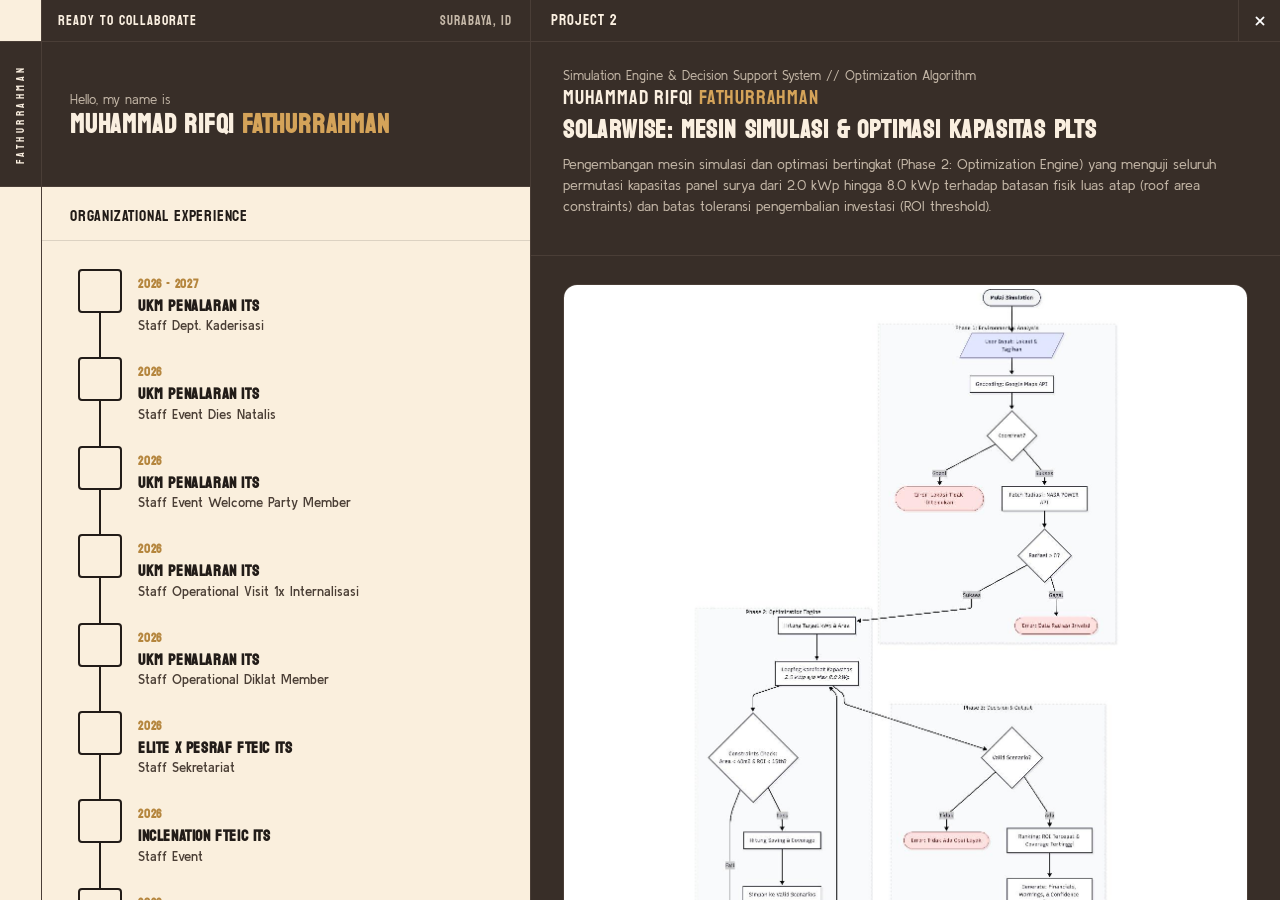
<file: project2.html>
<!DOCTYPE html>
<html lang="id">
<head>
  <meta charset="UTF-8">
  <meta name="viewport" content="width=device-width, initial-scale=1.0">
  <title>Project 2 | Muhammad Rifqi Fathurrahman</title>
  <link rel="stylesheet" href="style.css">
</head>
<body>

    <header class="top-bar">
        <div class="top-bar-left">
            <a href="index.html" class="top-bar-cap" title="Back to Home"></a>
            <div class="badge-status" title="Current Status">
                <span>READY TO COLLABORATE</span>
            </div>
            <div class="badge-location" title="Location">SURABAYA, ID</div>
        </div>
        <div class="top-bar-right">
            <span class="top-bar-title">PROJECT 2</span>
            <div class="top-bar-actions">
                <a href="index.html" class="nav-square-btn" title="Back to Home">
                    <img src="./images/close.png" alt="Close">
                </a>
            </div>
        </div>
    </header>

  <div class="viewport-container">

    <aside class="vertical-ribbon">
      <a href="index.html" class="vertical-ribbon-dark" title="Back to Home">
        <span>FATHURRAHMAN</span>
      </a>
      <div class="vertical-ribbon-cream"></div>
    </aside>

    <section class="panel-left-scroll">

      <div class="panel-left-profile">
        <p class="intro-lead-left">Hello, my name is</p>
        <h1 class="name-display-left">MUHAMMAD RIFQI <span class="accent-mustard">FATHURRAHMAN</span></h1>
      </div>

      <div class="panel-left-header">ORGANIZATIONAL EXPERIENCE</div>

      <div class="beige-timeline-body">
        <ul class="timeline-track">

          <li class="timeline-item">
            <div class="timeline-box"></div>
            <div class="timeline-text">
              <span class="timeline-date">2026 - 2027</span>
              <strong>UKM PENALARAN ITS</strong>
              <span>Staff Dept. Kaderisasi</span>
            </div>
          </li>

          <li class="timeline-item">
            <div class="timeline-box"></div>
            <div class="timeline-text">
              <span class="timeline-date">2026</span>
              <strong>UKM PENALARAN ITS</strong>
              <span>Staff Event Dies Natalis</span>
            </div>
          </li>

          <li class="timeline-item">
            <div class="timeline-box"></div>
            <div class="timeline-text">
              <span class="timeline-date">2026</span>
              <strong>UKM PENALARAN ITS</strong>
              <span>Staff Event Welcome Party Member</span>
            </div>
          </li>

          <li class="timeline-item">
            <div class="timeline-box"></div>
            <div class="timeline-text">
              <span class="timeline-date">2026</span>
              <strong>UKM PENALARAN ITS</strong>
              <span>Staff Operational Visit 1x Internalisasi</span>
            </div>
          </li>

          <li class="timeline-item">
            <div class="timeline-box"></div>
            <div class="timeline-text">
              <span class="timeline-date">2026</span>
              <strong>UKM PENALARAN ITS</strong>
              <span>Staff Operational Diklat Member</span>
            </div>
          </li>

          <li class="timeline-item">
            <div class="timeline-box"></div>
            <div class="timeline-text">
              <span class="timeline-date">2026</span>
              <strong>ELITE X PESRAF FTEIC ITS</strong>
              <span>Staff Sekretariat</span>
            </div>
          </li>

          <li class="timeline-item">
            <div class="timeline-box"></div>
            <div class="timeline-text">
              <span class="timeline-date">2026</span>
              <strong>INCLENATION FTEIC ITS</strong>
              <span>Staff Event</span>
            </div>
          </li>

          <li class="timeline-item">
            <div class="timeline-box"></div>
            <div class="timeline-text">
              <span class="timeline-date">2026</span>
              <strong>OKKBK TEKNOLOGI INFORMASI ITS</strong>
              <span>Staff Event</span>
            </div>
          </li>

          <li class="timeline-item">
            <div class="timeline-box"></div>
            <div class="timeline-text">
              <span class="timeline-date">2026</span>
              <strong>INI LHO ITS</strong>
              <span>Staff Event Submits IMJ</span>
            </div>
          </li>

          <li class="timeline-item">
            <div class="timeline-box"></div>
            <div class="timeline-text">
              <span class="timeline-date">2026</span>
              <strong>W-132 &amp; W-133 IT ITS</strong>
              <span>Event Division</span>
            </div>
          </li>

          <li class="timeline-item">
            <div class="timeline-box"></div>
            <div class="timeline-text">
              <span class="timeline-date">2026</span>
              <strong>CAMPUS EXPO MAN 1 JOMBANG</strong>
              <span>Head of Event Division</span>
            </div>
          </li>

          <li class="timeline-item">
            <div class="timeline-box"></div>
            <div class="timeline-text">
              <span class="timeline-date">2025</span>
              <strong>DINAMIT ITS</strong>
              <span>Event Staff</span>
            </div>
          </li>

          <li class="timeline-item">
            <div class="timeline-box"></div>
            <div class="timeline-text">
              <span class="timeline-date">2025</span>
              <strong>ARA 7.0 DEPT. INFORMATION TECHNOLOGY ITS</strong>
              <span>Event Staff</span>
            </div>
          </li>

          <li class="timeline-item">
            <div class="timeline-box"></div>
            <div class="timeline-text">
              <span class="timeline-date">2024</span>
              <strong>MAN 1 JOMBANG</strong>
              <span>Coordinator HUT MAN 1 Jombang Event</span>
            </div>
          </li>

          <li class="timeline-item">
            <div class="timeline-box"></div>
            <div class="timeline-text">
              <span class="timeline-date">2024</span>
              <strong>MAN 1 JOMBANG</strong>
              <span>Head of Jombang Madrasah Research Camp / JMRC</span>
            </div>
          </li>

          <li class="timeline-item">
            <div class="timeline-box"></div>
            <div class="timeline-text">
              <span class="timeline-date">2023 - 2024</span>
              <strong>MAN 1 JOMBANG</strong>
              <span>Head of Scientific Youth Organization / KIR</span>
            </div>
          </li>

          <li class="timeline-item">
            <div class="timeline-box"></div>
            <div class="timeline-text">
              <span class="timeline-date">2023 - 2024</span>
              <strong>MAN 1 JOMBANG</strong>
              <span>Treasurer 1 of OSIS</span>
            </div>
          </li>

          <li class="timeline-item">
            <div class="timeline-box"></div>
            <div class="timeline-text">
              <span class="timeline-date">2023</span>
              <strong>MAN 1 JOMBANG</strong>
              <span>Head of P5RA</span>
            </div>
          </li>

          <li class="timeline-item">
            <div class="timeline-box"></div>
            <div class="timeline-text">
              <span class="timeline-date">2023</span>
              <strong>MAN 1 JOMBANG</strong>
              <span>Vice Head of HUT MAN 1 Jombang</span>
            </div>
          </li>

          <li class="timeline-item">
            <div class="timeline-box"></div>
            <div class="timeline-text">
              <span class="timeline-date">2022 - 2023</span>
              <strong>MAN 1 JOMBANG</strong>
              <span>Public Relations Staff of OSIS</span>
            </div>
          </li>

        </ul>
      </div>
    </section>

    <main class="panel-right-scroll">

      <section class="project-detail-hero">
        <p class="intro-lead-left">Simulation Engine &amp; Decision Support System // Optimization Algorithm</p>
        <div class="name-display-left" style="font-size: 20px; margin-bottom: 6px;">
          MUHAMMAD RIFQI <span class="accent-mustard">FATHURRAHMAN</span>
        </div>
        <h1 class="name-display" style="font-size: 25px; line-height: 1.25;">
          SOLARWISE: MESIN SIMULASI &amp; OPTIMASI KAPASITAS PLTS
        </h1>
        <p class="bio-text">
          Pengembangan mesin simulasi dan optimasi bertingkat (Phase 2: Optimization Engine) yang menguji seluruh permutasi kapasitas panel surya dari 2.0 kWp hingga 8.0 kWp terhadap batasan fisik luas atap (roof area constraints) dan batas toleransi pengembalian investasi (ROI threshold).
        </p>
      </section>

      <section class="project-detail-body">
        <img src="./images/project2-flowchart.png" alt="SolarWise Flow Aplikasi &amp; Optimization Engine Diagram" class="project-feature-img">

        <div class="project-meta-grid">

          <div class="project-info-card">
            <h3>ALGORITMA ITERASI &amp; CONSTRAINT CHECK</h3>
            <p>
              Mesin simulasi mengeksekusi looping kandidat kapasitas panel surya mulai dari 2.0 kWp hingga maksimal 8.0 kWp. Setiap skenario diuji melalui fungsi pembatas ganda: luas area instalasi harus memenuhi syarat &le; 40 m² dan estimasi waktu balik modal (ROI) harus &le; 15 tahun. Skenario yang melanggar batas dieliminasi secara otomatis guna memastikan kelayakan operasional nyata.
            </p>
          </div>

          <div class="project-info-card">
            <h3>MODELING FISIK &amp; DATA BASIS ILMIAH</h3>
            <ul>
              <li><strong>Target Wp &amp; Luas Area:</strong> Konversi kebutuhan daya ke estimasi luas fisik bidang atap rumah tinggal</li>
              <li><strong>Energy Offset &amp; Coverage:</strong> Komputasi persentase produksi energi surya terhadap profil beban konsumsi listrik bulanan</li>
              <li><strong>Validasi HelioScope &amp; PVsyst:</strong> Mengadopsi prinsip pemodelan performa fotovoltaik berbasis standar simulasi global</li>
              <li><strong>Confidence Score:</strong> Evaluasi kepastian data radiasi NASA POWER dan parameter lingkungan lokal</li>
            </ul>
          </div>

          <div class="project-info-card">
            <h3>ALUR KEPUTUSAN MULTI-SKENARIO (FASE 2 &amp; 3)</h3>
            <p>
              Dari skenario yang lolos verifikasi, sistem menghitung besaran penghematan tahunan (saving), rasio cakupan daya (coverage), dan proyeksi finansial. Pada Fase 3 (Decision &amp; Output), algoritma melakukan perangkingan skenario terbaik dengan prioritas ROI Tercepat dan Coverage Tertinggi, lalu menghasilkan parameter output terstruktur dalam format JSON.
            </p>
          </div>

          <div class="project-info-card">
            <h3>DECISION SUPPORT &amp; ERROR HANDLING</h3>
            <p style="font-size: 15px; color: var(--cream); font-weight: 600;">
              Sistem Pendukung Keputusan Cerdas
            </p>
            <p style="margin-top: 4px;">
              Engine dilengkapi penanganan kegagalan cerdas: validasi koordinat lokasi, pengecekan data radiasi, serta deteksi kondisi tidak layak (jika seluruh skenario melanggar batasan). Hal ini mencegah pengguna melakukan investasi keliru pada properti yang tidak memenuhi syarat teknis PLTS.
            </p>
          </div>

        </div>

      </section>

      <footer class="main-footer">
        <div class="footer-name">MUHAMMAD RIFQI <span class="accent-mustard">FATHURRAHMAN</span></div>
        <div class="footer-split">
          <div>
            <p>Bachelor of Information Technology • Institut Teknologi Sepuluh Nopember (ITS), Surabaya.</p>
            <p>Focused on Technology R&D, IT Infrastructure, Data Center, and IoT Systems.</p>
            <div class="footer-contact-row">
              <span class="footer-email">muhammadfathurrahman317@gmail.com</span>
              <div class="footer-social-icons">
                <a href="https://linkedin.com" target="_blank" rel="noopener noreferrer" title="LinkedIn">
                  <img src="./images/icons8-linkedin-96.png" alt="LinkedIn">
                </a>
                <a href="tel:085755512041" title="Phone">
                  <img src="./images/icons8-phone-96.png" alt="Phone">
                </a>
                <a href="https://instagram.com" target="_blank" rel="noopener noreferrer" title="Instagram">
                  <img src="./images/icons8-instagram-96.png" alt="Instagram">
                </a>
                <a href="https://github.com" target="_blank" rel="noopener noreferrer" title="GitHub">
                  <svg viewBox="0 0 24 24"><path d="M12 0C5.37 0 0 5.37 0 12c0 5.31 3.435 9.795 8.205 11.385.6.105.825-.255.825-.57 0-.285-.015-1.23-.015-2.235-3.015.555-3.795-.735-4.035-1.41-.135-.345-.72-1.41-1.23-1.695-.42-.225-1.02-.78-.015-.795.945-.015 1.62.87 1.845 1.23 1.08 1.815 2.805 1.305 3.495.99.105-.78.42-1.305.765-1.605-2.67-.3-5.46-1.335-5.46-5.925 0-1.305.465-2.385 1.23-3.225-.12-.3-.54-1.53.12-3.18 0 0 1.005-.315 3.3 1.23.96-.27 1.98-.405 3-.405s2.04.135 3 .405c2.295-1.56 3.3-1.23 3.3-1.23.66 1.65.24 2.88.12 3.18.765.84 1.23 1.905 1.23 3.225 0 4.605-2.805 5.625-5.475 5.925.435.375.81 1.095.81 2.22 0 1.605-.015 2.895-.015 3.3 0 .315.225.69.825.57A12.02 12.02 0 0024 12c0-6.63-5.37-12-12-12z"/></svg>
                </a>
              </div>
            </div>
          </div>
          <div style="text-align: right;">
            <p>© 2026 Muhammad Rifqi Fathurrahman</p>
            <p>Pemrograman Web (Praktikum HTML & CSS)</p>
          </div>
        </div>
      </footer>

    </main>

  </div>

</body>
</html>
</file>
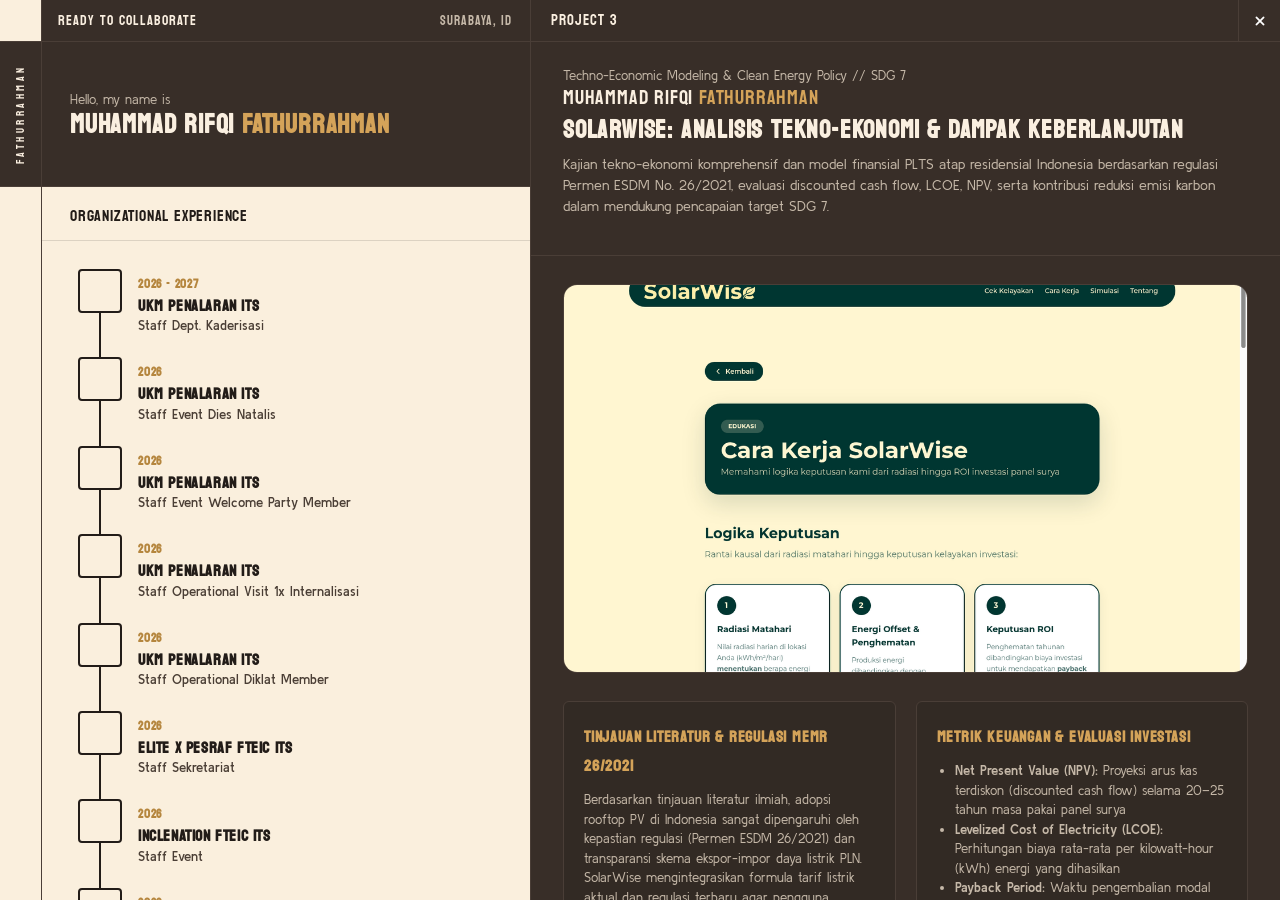
<file: project3.html>
<!DOCTYPE html>
<html lang="id">
<head>
  <meta charset="UTF-8">
  <meta name="viewport" content="width=device-width, initial-scale=1.0">
  <title>Project 3 | Muhammad Rifqi Fathurrahman</title>
  <link rel="stylesheet" href="style.css">
</head>
<body>

    <header class="top-bar">
        <div class="top-bar-left">
            <a href="index.html" class="top-bar-cap" title="Back to Home"></a>
            <div class="badge-status" title="Current Status">
                <span>READY TO COLLABORATE</span>
            </div>
            <div class="badge-location" title="Location">SURABAYA, ID</div>
        </div>
        <div class="top-bar-right">
            <span class="top-bar-title">PROJECT 3</span>
            <div class="top-bar-actions">
                <a href="index.html" class="nav-square-btn" title="Back to Home">
                    <img src="./images/close.png" alt="Close">
                </a>
            </div>
        </div>
    </header>

  <div class="viewport-container">

    <aside class="vertical-ribbon">
      <a href="index.html" class="vertical-ribbon-dark" title="Back to Home">
        <span>FATHURRAHMAN</span>
      </a>
      <div class="vertical-ribbon-cream"></div>
    </aside>

    <section class="panel-left-scroll">

      <div class="panel-left-profile">
        <p class="intro-lead-left">Hello, my name is</p>
        <h1 class="name-display-left">MUHAMMAD RIFQI <span class="accent-mustard">FATHURRAHMAN</span></h1>
      </div>

      <div class="panel-left-header">ORGANIZATIONAL EXPERIENCE</div>

      <div class="beige-timeline-body">
        <ul class="timeline-track">

          <li class="timeline-item">
            <div class="timeline-box"></div>
            <div class="timeline-text">
              <span class="timeline-date">2026 - 2027</span>
              <strong>UKM PENALARAN ITS</strong>
              <span>Staff Dept. Kaderisasi</span>
            </div>
          </li>

          <li class="timeline-item">
            <div class="timeline-box"></div>
            <div class="timeline-text">
              <span class="timeline-date">2026</span>
              <strong>UKM PENALARAN ITS</strong>
              <span>Staff Event Dies Natalis</span>
            </div>
          </li>

          <li class="timeline-item">
            <div class="timeline-box"></div>
            <div class="timeline-text">
              <span class="timeline-date">2026</span>
              <strong>UKM PENALARAN ITS</strong>
              <span>Staff Event Welcome Party Member</span>
            </div>
          </li>

          <li class="timeline-item">
            <div class="timeline-box"></div>
            <div class="timeline-text">
              <span class="timeline-date">2026</span>
              <strong>UKM PENALARAN ITS</strong>
              <span>Staff Operational Visit 1x Internalisasi</span>
            </div>
          </li>

          <li class="timeline-item">
            <div class="timeline-box"></div>
            <div class="timeline-text">
              <span class="timeline-date">2026</span>
              <strong>UKM PENALARAN ITS</strong>
              <span>Staff Operational Diklat Member</span>
            </div>
          </li>

          <li class="timeline-item">
            <div class="timeline-box"></div>
            <div class="timeline-text">
              <span class="timeline-date">2026</span>
              <strong>ELITE X PESRAF FTEIC ITS</strong>
              <span>Staff Sekretariat</span>
            </div>
          </li>

          <li class="timeline-item">
            <div class="timeline-box"></div>
            <div class="timeline-text">
              <span class="timeline-date">2026</span>
              <strong>INCLENATION FTEIC ITS</strong>
              <span>Staff Event</span>
            </div>
          </li>

          <li class="timeline-item">
            <div class="timeline-box"></div>
            <div class="timeline-text">
              <span class="timeline-date">2026</span>
              <strong>OKKBK TEKNOLOGI INFORMASI ITS</strong>
              <span>Staff Event</span>
            </div>
          </li>

          <li class="timeline-item">
            <div class="timeline-box"></div>
            <div class="timeline-text">
              <span class="timeline-date">2026</span>
              <strong>INI LHO ITS</strong>
              <span>Staff Event Submits IMJ</span>
            </div>
          </li>

          <li class="timeline-item">
            <div class="timeline-box"></div>
            <div class="timeline-text">
              <span class="timeline-date">2026</span>
              <strong>W-132 &amp; W-133 IT ITS</strong>
              <span>Event Division</span>
            </div>
          </li>

          <li class="timeline-item">
            <div class="timeline-box"></div>
            <div class="timeline-text">
              <span class="timeline-date">2026</span>
              <strong>CAMPUS EXPO MAN 1 JOMBANG</strong>
              <span>Head of Event Division</span>
            </div>
          </li>

          <li class="timeline-item">
            <div class="timeline-box"></div>
            <div class="timeline-text">
              <span class="timeline-date">2025</span>
              <strong>DINAMIT ITS</strong>
              <span>Event Staff</span>
            </div>
          </li>

          <li class="timeline-item">
            <div class="timeline-box"></div>
            <div class="timeline-text">
              <span class="timeline-date">2025</span>
              <strong>ARA 7.0 DEPT. INFORMATION TECHNOLOGY ITS</strong>
              <span>Event Staff</span>
            </div>
          </li>

          <li class="timeline-item">
            <div class="timeline-box"></div>
            <div class="timeline-text">
              <span class="timeline-date">2024</span>
              <strong>MAN 1 JOMBANG</strong>
              <span>Coordinator HUT MAN 1 Jombang Event</span>
            </div>
          </li>

          <li class="timeline-item">
            <div class="timeline-box"></div>
            <div class="timeline-text">
              <span class="timeline-date">2024</span>
              <strong>MAN 1 JOMBANG</strong>
              <span>Head of Jombang Madrasah Research Camp / JMRC</span>
            </div>
          </li>

          <li class="timeline-item">
            <div class="timeline-box"></div>
            <div class="timeline-text">
              <span class="timeline-date">2023 - 2024</span>
              <strong>MAN 1 JOMBANG</strong>
              <span>Head of Scientific Youth Organization / KIR</span>
            </div>
          </li>

          <li class="timeline-item">
            <div class="timeline-box"></div>
            <div class="timeline-text">
              <span class="timeline-date">2023 - 2024</span>
              <strong>MAN 1 JOMBANG</strong>
              <span>Treasurer 1 of OSIS</span>
            </div>
          </li>

          <li class="timeline-item">
            <div class="timeline-box"></div>
            <div class="timeline-text">
              <span class="timeline-date">2023</span>
              <strong>MAN 1 JOMBANG</strong>
              <span>Head of P5RA</span>
            </div>
          </li>

          <li class="timeline-item">
            <div class="timeline-box"></div>
            <div class="timeline-text">
              <span class="timeline-date">2023</span>
              <strong>MAN 1 JOMBANG</strong>
              <span>Vice Head of HUT MAN 1 Jombang</span>
            </div>
          </li>

          <li class="timeline-item">
            <div class="timeline-box"></div>
            <div class="timeline-text">
              <span class="timeline-date">2022 - 2023</span>
              <strong>MAN 1 JOMBANG</strong>
              <span>Public Relations Staff of OSIS</span>
            </div>
          </li>

        </ul>
      </div>
    </section>

    <main class="panel-right-scroll">

      <section class="project-detail-hero">
        <p class="intro-lead-left">Techno-Economic Modeling &amp; Clean Energy Policy // SDG 7</p>
        <div class="name-display-left" style="font-size: 20px; margin-bottom: 6px;">
          MUHAMMAD RIFQI <span class="accent-mustard">FATHURRAHMAN</span>
        </div>
        <h1 class="name-display" style="font-size: 25px; line-height: 1.25;">
          SOLARWISE: ANALISIS TEKNO-EKONOMI &amp; DAMPAK KEBERLANJUTAN
        </h1>
        <p class="bio-text">
          Kajian tekno-ekonomi komprehensif dan model finansial PLTS atap residensial Indonesia berdasarkan regulasi Permen ESDM No. 26/2021, evaluasi discounted cash flow, LCOE, NPV, serta kontribusi reduksi emisi karbon dalam mendukung pencapaian target SDG 7.
        </p>
      </section>

      <section class="project-detail-body">
        <img src="./images/project3-analytics.png" alt="SolarWise Decision Logic &amp; Techno-Economic Analytics" class="project-feature-img">

        <div class="project-meta-grid">

          <div class="project-info-card">
            <h3>TINJAUAN LITERATUR &amp; REGULASI MEMR 26/2021</h3>
            <p>
              Berdasarkan tinjauan literatur ilmiah, adopsi rooftop PV di Indonesia sangat dipengaruhi oleh kepastian regulasi (Permen ESDM 26/2021) dan transparansi skema ekspor-impor daya listrik PLN. SolarWise mengintegrasikan formula tarif listrik aktual dan regulasi terbaru agar pengguna mendapatkan pemahaman finansial yang akurat tanpa bias estimasi vendor komersial.
            </p>
          </div>

          <div class="project-info-card">
            <h3>METRIK KEUANGAN &amp; EVALUASI INVESTASI</h3>
            <ul>
              <li><strong>Net Present Value (NPV):</strong> Proyeksi arus kas terdiskon (discounted cash flow) selama 20–25 tahun masa pakai panel surya</li>
              <li><strong>Levelized Cost of Electricity (LCOE):</strong> Perhitungan biaya rata-rata per kilowatt-hour (kWh) energi yang dihasilkan</li>
              <li><strong>Payback Period:</strong> Waktu pengembalian modal instalasi (CAPEX) dari kumulatif penghematan tagihan listrik (OPEX)</li>
              <li><strong>Skala Ekonomis:</strong> Studi literatur membuktikan kapasitas &gt;7,7 kWp menghasilkan penghematan paling optimal</li>
            </ul>
          </div>

          <div class="project-info-card">
            <h3>PERILAKU PENGGUNA &amp; ADOPSI TEKNOLOGI</h3>
            <p>
              Riset sosiologis menunjukkan keputusan pemasangan solar rooftop didorong oleh kejelasan informasi dan tingkat kepercayaan konsumen. Fitur transparansi SolarWise—mulai dari estimasi biaya modal, penghematan tahunan, hingga peringatan risiko—terbukti meningkatkan minat adopsi masyarakat terhadap transisi energi surya.
            </p>
          </div>

          <div class="project-info-card">
            <h3>TRANSISI ENERGI &amp; TARGET SDG 7</h3>
            <p style="font-size: 15px; color: var(--cream); font-weight: 600;">
              Mendukung Energi Bersih &amp; Terjangkau
            </p>
            <p style="margin-top: 4px;">
              Setiap kilowatt-peak (kWp) sistem yang dipasang berkontribusi langsung pada pengurangan emisi gas rumah kaca dan dekarbonisasi jaringan energi nasional. Platform ini mendukung pencapaian Sustainable Development Goal 7 (SDG 7) serta roadmap Net Zero Emission Indonesia 2060.
            </p>
          </div>

        </div>

      </section>

      <footer class="main-footer">
        <div class="footer-name">MUHAMMAD RIFQI <span class="accent-mustard">FATHURRAHMAN</span></div>
        <div class="footer-split">
          <div>
            <p>Bachelor of Information Technology • Institut Teknologi Sepuluh Nopember (ITS), Surabaya.</p>
            <p>Focused on Technology R&D, IT Infrastructure, Data Center, and IoT Systems.</p>
            <div class="footer-contact-row">
              <span class="footer-email">muhammadfathurrahman317@gmail.com</span>
              <div class="footer-social-icons">
                <a href="https://linkedin.com" target="_blank" rel="noopener noreferrer" title="LinkedIn">
                  <img src="./images/icons8-linkedin-96.png" alt="LinkedIn">
                </a>
                <a href="tel:085755512041" title="Phone">
                  <img src="./images/icons8-phone-96.png" alt="Phone">
                </a>
                <a href="https://instagram.com" target="_blank" rel="noopener noreferrer" title="Instagram">
                  <img src="./images/icons8-instagram-96.png" alt="Instagram">
                </a>
                <a href="https://github.com" target="_blank" rel="noopener noreferrer" title="GitHub">
                  <svg viewBox="0 0 24 24"><path d="M12 0C5.37 0 0 5.37 0 12c0 5.31 3.435 9.795 8.205 11.385.6.105.825-.255.825-.57 0-.285-.015-1.23-.015-2.235-3.015.555-3.795-.735-4.035-1.41-.135-.345-.72-1.41-1.23-1.695-.42-.225-1.02-.78-.015-.795.945-.015 1.62.87 1.845 1.23 1.08 1.815 2.805 1.305 3.495.99.105-.78.42-1.305.765-1.605-2.67-.3-5.46-1.335-5.46-5.925 0-1.305.465-2.385 1.23-3.225-.12-.3-.54-1.53.12-3.18 0 0 1.005-.315 3.3 1.23.96-.27 1.98-.405 3-.405s2.04.135 3 .405c2.295-1.56 3.3-1.23 3.3-1.23.66 1.65.24 2.88.12 3.18.765.84 1.23 1.905 1.23 3.225 0 4.605-2.805 5.625-5.475 5.925.435.375.81 1.095.81 2.22 0 1.605-.015 2.895-.015 3.3 0 .315.225.69.825.57A12.02 12.02 0 0024 12c0-6.63-5.37-12-12-12z"/></svg>
                </a>
              </div>
            </div>
          </div>
          <div style="text-align: right;">
            <p>© 2026 Muhammad Rifqi Fathurrahman</p>
            <p>Pemrograman Web (Praktikum HTML & CSS)</p>
          </div>
        </div>
      </footer>

    </main>

  </div>

</body>
</html>
</file>
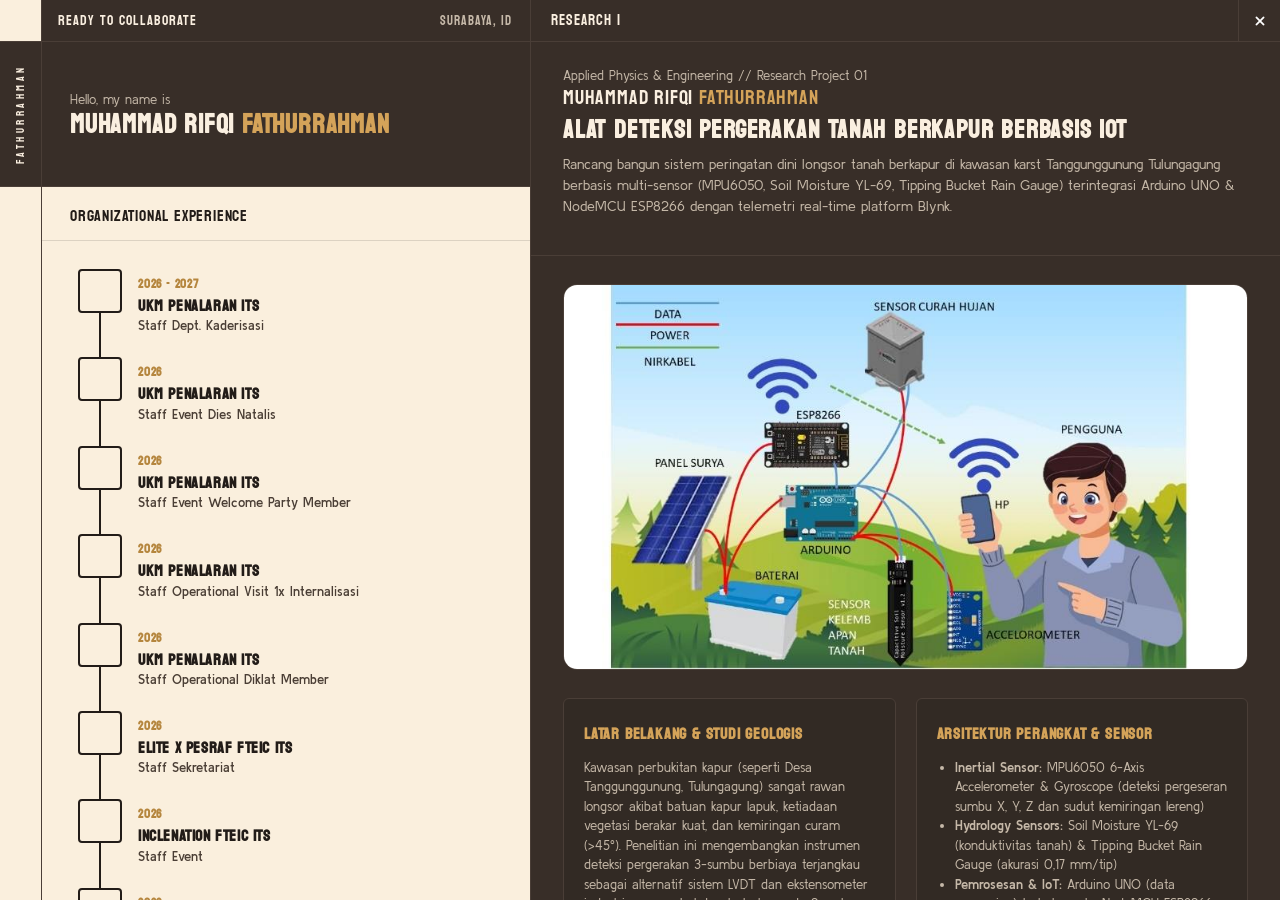
<file: research1.html>
<!DOCTYPE html>
<html lang="id">
<head>
  <meta charset="UTF-8">
  <meta name="viewport" content="width=device-width, initial-scale=1.0">
  <title>Research Project 1 | Muhammad Rifqi Fathurrahman</title>
  <link rel="stylesheet" href="style.css">
</head>
<body>

    <header class="top-bar">
        <div class="top-bar-left">
            <a href="index.html" class="top-bar-cap" title="Back to Home"></a>
            <div class="badge-status" title="Current Status">
                <span>READY TO COLLABORATE</span>
            </div>
            <div class="badge-location" title="Location">SURABAYA, ID</div>
        </div>
        <div class="top-bar-right">
            <span class="top-bar-title">RESEARCH 1</span>
            <div class="top-bar-actions">
                <a href="index.html" class="nav-square-btn" title="Back to Home">
                    <img src="./images/close.png" alt="Close">
                </a>
            </div>
        </div>
    </header>

  <div class="viewport-container">

    <aside class="vertical-ribbon">
      <a href="index.html" class="vertical-ribbon-dark" title="Back to Home">
        <span>FATHURRAHMAN</span>
      </a>
      <div class="vertical-ribbon-cream"></div>
    </aside>

    <section class="panel-left-scroll">

      <div class="panel-left-profile">
        <p class="intro-lead-left">Hello, my name is</p>
        <h1 class="name-display-left">MUHAMMAD RIFQI <span class="accent-mustard">FATHURRAHMAN</span></h1>
      </div>

      <div class="panel-left-header">ORGANIZATIONAL EXPERIENCE</div>

      <div class="beige-timeline-body">
        <ul class="timeline-track">

          <li class="timeline-item">
            <div class="timeline-box"></div>
            <div class="timeline-text">
              <span class="timeline-date">2026 - 2027</span>
              <strong>UKM PENALARAN ITS</strong>
              <span>Staff Dept. Kaderisasi</span>
            </div>
          </li>

          <li class="timeline-item">
            <div class="timeline-box"></div>
            <div class="timeline-text">
              <span class="timeline-date">2026</span>
              <strong>UKM PENALARAN ITS</strong>
              <span>Staff Event Dies Natalis</span>
            </div>
          </li>

          <li class="timeline-item">
            <div class="timeline-box"></div>
            <div class="timeline-text">
              <span class="timeline-date">2026</span>
              <strong>UKM PENALARAN ITS</strong>
              <span>Staff Event Welcome Party Member</span>
            </div>
          </li>

          <li class="timeline-item">
            <div class="timeline-box"></div>
            <div class="timeline-text">
              <span class="timeline-date">2026</span>
              <strong>UKM PENALARAN ITS</strong>
              <span>Staff Operational Visit 1x Internalisasi</span>
            </div>
          </li>

          <li class="timeline-item">
            <div class="timeline-box"></div>
            <div class="timeline-text">
              <span class="timeline-date">2026</span>
              <strong>UKM PENALARAN ITS</strong>
              <span>Staff Operational Diklat Member</span>
            </div>
          </li>

          <li class="timeline-item">
            <div class="timeline-box"></div>
            <div class="timeline-text">
              <span class="timeline-date">2026</span>
              <strong>ELITE X PESRAF FTEIC ITS</strong>
              <span>Staff Sekretariat</span>
            </div>
          </li>

          <li class="timeline-item">
            <div class="timeline-box"></div>
            <div class="timeline-text">
              <span class="timeline-date">2026</span>
              <strong>INCLENATION FTEIC ITS</strong>
              <span>Staff Event</span>
            </div>
          </li>

          <li class="timeline-item">
            <div class="timeline-box"></div>
            <div class="timeline-text">
              <span class="timeline-date">2026</span>
              <strong>OKKBK TEKNOLOGI INFORMASI ITS</strong>
              <span>Staff Event</span>
            </div>
          </li>

          <li class="timeline-item">
            <div class="timeline-box"></div>
            <div class="timeline-text">
              <span class="timeline-date">2026</span>
              <strong>INI LHO ITS</strong>
              <span>Staff Event Submits IMJ</span>
            </div>
          </li>

          <li class="timeline-item">
            <div class="timeline-box"></div>
            <div class="timeline-text">
              <span class="timeline-date">2026</span>
              <strong>W-132 &amp; W-133 IT ITS</strong>
              <span>Event Division</span>
            </div>
          </li>

          <li class="timeline-item">
            <div class="timeline-box"></div>
            <div class="timeline-text">
              <span class="timeline-date">2026</span>
              <strong>CAMPUS EXPO MAN 1 JOMBANG</strong>
              <span>Head of Event Division</span>
            </div>
          </li>

          <li class="timeline-item">
            <div class="timeline-box"></div>
            <div class="timeline-text">
              <span class="timeline-date">2025</span>
              <strong>DINAMIT ITS</strong>
              <span>Event Staff</span>
            </div>
          </li>

          <li class="timeline-item">
            <div class="timeline-box"></div>
            <div class="timeline-text">
              <span class="timeline-date">2025</span>
              <strong>ARA 7.0 DEPT. INFORMATION TECHNOLOGY ITS</strong>
              <span>Event Staff</span>
            </div>
          </li>

          <li class="timeline-item">
            <div class="timeline-box"></div>
            <div class="timeline-text">
              <span class="timeline-date">2024</span>
              <strong>MAN 1 JOMBANG</strong>
              <span>Coordinator HUT MAN 1 Jombang Event</span>
            </div>
          </li>

          <li class="timeline-item">
            <div class="timeline-box"></div>
            <div class="timeline-text">
              <span class="timeline-date">2024</span>
              <strong>MAN 1 JOMBANG</strong>
              <span>Head of Jombang Madrasah Research Camp / JMRC</span>
            </div>
          </li>

          <li class="timeline-item">
            <div class="timeline-box"></div>
            <div class="timeline-text">
              <span class="timeline-date">2023 - 2024</span>
              <strong>MAN 1 JOMBANG</strong>
              <span>Head of Scientific Youth Organization / KIR</span>
            </div>
          </li>

          <li class="timeline-item">
            <div class="timeline-box"></div>
            <div class="timeline-text">
              <span class="timeline-date">2023 - 2024</span>
              <strong>MAN 1 JOMBANG</strong>
              <span>Treasurer 1 of OSIS</span>
            </div>
          </li>

          <li class="timeline-item">
            <div class="timeline-box"></div>
            <div class="timeline-text">
              <span class="timeline-date">2023</span>
              <strong>MAN 1 JOMBANG</strong>
              <span>Head of P5RA</span>
            </div>
          </li>

          <li class="timeline-item">
            <div class="timeline-box"></div>
            <div class="timeline-text">
              <span class="timeline-date">2023</span>
              <strong>MAN 1 JOMBANG</strong>
              <span>Vice Head of HUT MAN 1 Jombang</span>
            </div>
          </li>

          <li class="timeline-item">
            <div class="timeline-box"></div>
            <div class="timeline-text">
              <span class="timeline-date">2022 - 2023</span>
              <strong>MAN 1 JOMBANG</strong>
              <span>Public Relations Staff of OSIS</span>
            </div>
          </li>

        </ul>
      </div>
    </section>

    <main class="panel-right-scroll">

      <section class="project-detail-hero">
        <p class="intro-lead-left">Applied Physics & Engineering // Research Project 01</p>
        <div class="name-display-left" style="font-size: 20px; margin-bottom: 6px;">
          MUHAMMAD RIFQI <span class="accent-mustard">FATHURRAHMAN</span>
        </div>
        <h1 class="name-display" style="font-size: 25px; line-height: 1.25;">
          ALAT DETEKSI PERGERAKAN TANAH BERKAPUR BERBASIS IOT
        </h1>
        <p class="bio-text">
          Rancang bangun sistem peringatan dini longsor tanah berkapur di kawasan karst Tanggunggunung Tulungagung berbasis multi-sensor (MPU6050, Soil Moisture YL-69, Tipping Bucket Rain Gauge) terintegrasi Arduino UNO &amp; NodeMCU ESP8266 dengan telemetri real-time platform Blynk.
        </p>
      </section>

      <section class="project-detail-body">
        <img src="./images/research1-big.png" alt="Rancang Bangun Alat Deteksi Pergerakan Tanah Berkapur" class="project-feature-img">

        <div class="project-meta-grid">

          <div class="project-info-card">
            <h3>LATAR BELAKANG &amp; STUDI GEOLOGIS</h3>
            <p>
              Kawasan perbukitan kapur (seperti Desa Tanggunggunung, Tulungagung) sangat rawan longsor akibat batuan kapur lapuk, ketiadaan vegetasi berakar kuat, dan kemiringan curam (&gt;45°). Penelitian ini mengembangkan instrumen deteksi pergerakan 3-sumbu berbiaya terjangkau sebagai alternatif sistem LVDT dan ekstensometer industri yang mahal dan terbatas pada 2 arah.
            </p>
          </div>

          <div class="project-info-card">
            <h3>ARSITEKTUR PERANGKAT &amp; SENSOR</h3>
            <ul>
              <li><strong>Inertial Sensor:</strong> MPU6050 6-Axis Accelerometer &amp; Gyroscope (deteksi pergeseran sumbu X, Y, Z dan sudut kemiringan lereng)</li>
              <li><strong>Hydrology Sensors:</strong> Soil Moisture YL-69 (konduktivitas tanah) &amp; Tipping Bucket Rain Gauge (akurasi 0,17 mm/tip)</li>
              <li><strong>Pemrosesan &amp; IoT:</strong> Arduino UNO (data processing) terhubung ke NodeMCU ESP8266 (Wi-Fi telemetry gateway)</li>
              <li><strong>Catu Daya Mandiri:</strong> Panel surya 10Wp + Solar Charge Controller + Aki 12V 7A + StepDown regulator tegangan</li>
            </ul>
          </div>

          <div class="project-info-card">
            <h3>PENGUJIAN &amp; TELEMETRI BLYNK</h3>
            <p>
              Pengujian sudut pitch menghasilkan galat error 1,32% dan yaw 2,15% pada sudut 90°. Rain gauge teruji dengan error 1,73% (17 tip/100 ml) dan soil moisture mendeteksi rentang 0,29%–77,22%. Data dikirimkan secara real-time ke aplikasi Blynk dan Telegram dengan delay 5–6 detik (0% packet error) dengan klasifikasi status otomatis: AMAN, WASPADA, dan SIAGA.
            </p>
          </div>

          <div class="project-info-card">
            <h3>PENCAPAIAN, HKI &amp; VALIDASI BPBD</h3>
            <p style="font-size: 15px; color: var(--cream); font-weight: 600;">
              Bronze Finalist OPSI 2024
            </p>
            <p style="margin-top: 4px;">
              Olimpiade Penelitian Siswa Indonesia (OPSI) 2024 bidang Fisika Terapan &amp; Rekayasa. Telah memperoleh <strong>Hak Kekayaan Intelektual (HKI) Surat Pencatatan Ciptaan No. 000679705</strong> dari Kemenkumham RI, serta tersertifikasi dan <strong>divalidasi secara resmi oleh Badan Penanggulangan Bencana Daerah (BPBD) Kabupaten Jombang</strong>.
            </p>
          </div>

        </div>

        <div class="project-meta-grid" style="margin-top: 20px;">
          <div class="project-info-card">
            <h3>DOKUMENTASI PROTOTIPE ALAT</h3>
            <img src="./images/research1-prototype.png" alt="Instalasi Sensor &amp; Prototipe Alat Lapangan" style="width: 100%; border-radius: 6px; margin-top: 10px; border: 1px solid var(--border);">
            <p style="margin-top: 10px; font-size: 13px; color: var(--cream-dim);">Gambar 14: Instalasi prototipe mandiri energi dengan tiang penyangga, panel surya 10Wp, rain gauge, kotak kendali, dan sensor tanah.</p>
          </div>
          <div class="project-info-card">
            <h3>RANGKAIAN KONTROL &amp; IOT</h3>
            <img src="./images/research1-controller.png" alt="Rangkaian Mikrokontroler &amp; ESP8266 dalam Box Kendali" style="width: 100%; border-radius: 6px; margin-top: 10px; border: 1px solid var(--border);">
            <p style="margin-top: 10px; font-size: 13px; color: var(--cream-dim);">Gambar 13: Tata letak internal box kendali memadukan Arduino UNO, NodeMCU ESP8266, StepDown DC-DC, modul sensor YL-69, dan kipas pendingin.</p>
          </div>
        </div>

      </section>

      <footer class="main-footer">
        <div class="footer-name">MUHAMMAD RIFQI <span class="accent-mustard">FATHURRAHMAN</span></div>
        <div class="footer-split">
          <div>
            <p>Bachelor of Information Technology • Institut Teknologi Sepuluh Nopember (ITS), Surabaya.</p>
            <p>Focused on Technology R&D, IT Infrastructure, Data Center, and IoT Systems.</p>
            <div class="footer-contact-row">
              <span class="footer-email">muhammadfathurrahman317@gmail.com</span>
              <div class="footer-social-icons">
                <a href="https://linkedin.com" target="_blank" rel="noopener noreferrer" title="LinkedIn">
                  <img src="./images/icons8-linkedin-96.png" alt="LinkedIn">
                </a>
                <a href="tel:085755512041" title="Phone">
                  <img src="./images/icons8-phone-96.png" alt="Phone">
                </a>
                <a href="https://instagram.com" target="_blank" rel="noopener noreferrer" title="Instagram">
                  <img src="./images/icons8-instagram-96.png" alt="Instagram">
                </a>
                <a href="https://github.com" target="_blank" rel="noopener noreferrer" title="GitHub">
                  <svg viewBox="0 0 24 24"><path d="M12 0C5.37 0 0 5.37 0 12c0 5.31 3.435 9.795 8.205 11.385.6.105.825-.255.825-.57 0-.285-.015-1.23-.015-2.235-3.015.555-3.795-.735-4.035-1.41-.135-.345-.72-1.41-1.23-1.695-.42-.225-1.02-.78-.015-.795.945-.015 1.62.87 1.845 1.23 1.08 1.815 2.805 1.305 3.495.99.105-.78.42-1.305.765-1.605-2.67-.3-5.46-1.335-5.46-5.925 0-1.305.465-2.385 1.23-3.225-.12-.3-.54-1.53.12-3.18 0 0 1.005-.315 3.3 1.23.96-.27 1.98-.405 3-.405s2.04.135 3 .405c2.295-1.56 3.3-1.23 3.3-1.23.66 1.65.24 2.88.12 3.18.765.84 1.23 1.905 1.23 3.225 0 4.605-2.805 5.625-5.475 5.925.435.375.81 1.095.81 2.22 0 1.605-.015 2.895-.015 3.3 0 .315.225.69.825.57A12.02 12.02 0 0024 12c0-6.63-5.37-12-12-12z"/></svg>
                </a>
              </div>
            </div>
          </div>
          <div style="text-align: right;">
            <p>© 2026 Muhammad Rifqi Fathurrahman</p>
            <p>Pemrograman Web (Praktikum HTML & CSS)</p>
          </div>
        </div>
      </footer>

    </main>

  </div>

</body>
</html>
</file>
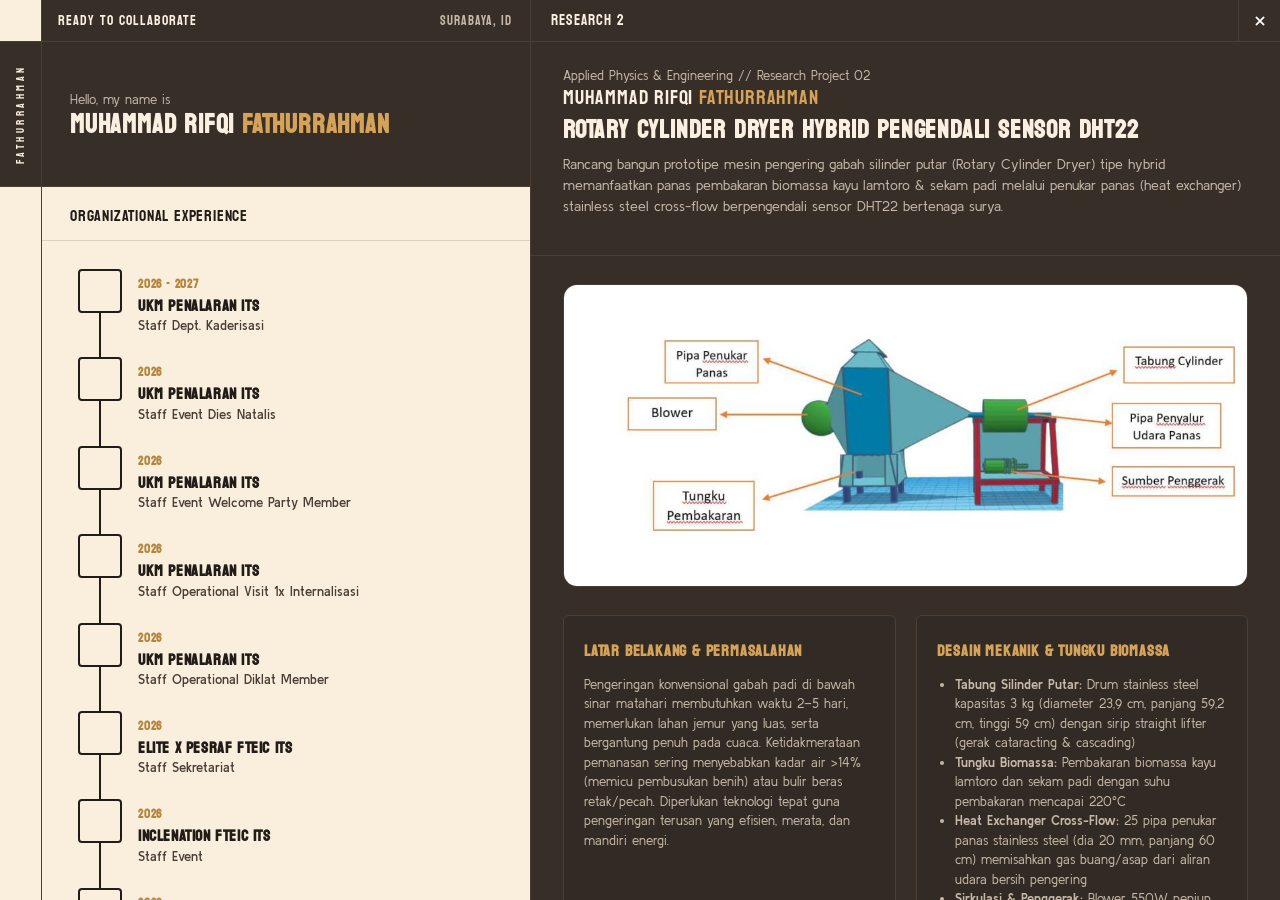
<file: research2.html>
<!DOCTYPE html>
<html lang="id">
<head>
  <meta charset="UTF-8">
  <meta name="viewport" content="width=device-width, initial-scale=1.0">
  <title>Research Project 2 | Muhammad Rifqi Fathurrahman</title>
  <link rel="stylesheet" href="style.css">
</head>
<body>

    <header class="top-bar">
        <div class="top-bar-left">
            <a href="index.html" class="top-bar-cap" title="Back to Home"></a>
            <div class="badge-status" title="Current Status">
                <span>READY TO COLLABORATE</span>
            </div>
            <div class="badge-location" title="Location">SURABAYA, ID</div>
        </div>
        <div class="top-bar-right">
            <span class="top-bar-title">RESEARCH 2</span>
            <div class="top-bar-actions">
                <a href="index.html" class="nav-square-btn" title="Back to Home">
                    <img src="./images/close.png" alt="Close">
                </a>
            </div>
        </div>
    </header>

  <div class="viewport-container">

    <aside class="vertical-ribbon">
      <a href="index.html" class="vertical-ribbon-dark" title="Back to Home">
        <span>FATHURRAHMAN</span>
      </a>
      <div class="vertical-ribbon-cream"></div>
    </aside>

    <section class="panel-left-scroll">

      <div class="panel-left-profile">
        <p class="intro-lead-left">Hello, my name is</p>
        <h1 class="name-display-left">MUHAMMAD RIFQI <span class="accent-mustard">FATHURRAHMAN</span></h1>
      </div>

      <div class="panel-left-header">ORGANIZATIONAL EXPERIENCE</div>

      <div class="beige-timeline-body">
        <ul class="timeline-track">

          <li class="timeline-item">
            <div class="timeline-box"></div>
            <div class="timeline-text">
              <span class="timeline-date">2026 - 2027</span>
              <strong>UKM PENALARAN ITS</strong>
              <span>Staff Dept. Kaderisasi</span>
            </div>
          </li>

          <li class="timeline-item">
            <div class="timeline-box"></div>
            <div class="timeline-text">
              <span class="timeline-date">2026</span>
              <strong>UKM PENALARAN ITS</strong>
              <span>Staff Event Dies Natalis</span>
            </div>
          </li>

          <li class="timeline-item">
            <div class="timeline-box"></div>
            <div class="timeline-text">
              <span class="timeline-date">2026</span>
              <strong>UKM PENALARAN ITS</strong>
              <span>Staff Event Welcome Party Member</span>
            </div>
          </li>

          <li class="timeline-item">
            <div class="timeline-box"></div>
            <div class="timeline-text">
              <span class="timeline-date">2026</span>
              <strong>UKM PENALARAN ITS</strong>
              <span>Staff Operational Visit 1x Internalisasi</span>
            </div>
          </li>

          <li class="timeline-item">
            <div class="timeline-box"></div>
            <div class="timeline-text">
              <span class="timeline-date">2026</span>
              <strong>UKM PENALARAN ITS</strong>
              <span>Staff Operational Diklat Member</span>
            </div>
          </li>

          <li class="timeline-item">
            <div class="timeline-box"></div>
            <div class="timeline-text">
              <span class="timeline-date">2026</span>
              <strong>ELITE X PESRAF FTEIC ITS</strong>
              <span>Staff Sekretariat</span>
            </div>
          </li>

          <li class="timeline-item">
            <div class="timeline-box"></div>
            <div class="timeline-text">
              <span class="timeline-date">2026</span>
              <strong>INCLENATION FTEIC ITS</strong>
              <span>Staff Event</span>
            </div>
          </li>

          <li class="timeline-item">
            <div class="timeline-box"></div>
            <div class="timeline-text">
              <span class="timeline-date">2026</span>
              <strong>OKKBK TEKNOLOGI INFORMASI ITS</strong>
              <span>Staff Event</span>
            </div>
          </li>

          <li class="timeline-item">
            <div class="timeline-box"></div>
            <div class="timeline-text">
              <span class="timeline-date">2026</span>
              <strong>INI LHO ITS</strong>
              <span>Staff Event Submits IMJ</span>
            </div>
          </li>

          <li class="timeline-item">
            <div class="timeline-box"></div>
            <div class="timeline-text">
              <span class="timeline-date">2026</span>
              <strong>W-132 &amp; W-133 IT ITS</strong>
              <span>Event Division</span>
            </div>
          </li>

          <li class="timeline-item">
            <div class="timeline-box"></div>
            <div class="timeline-text">
              <span class="timeline-date">2026</span>
              <strong>CAMPUS EXPO MAN 1 JOMBANG</strong>
              <span>Head of Event Division</span>
            </div>
          </li>

          <li class="timeline-item">
            <div class="timeline-box"></div>
            <div class="timeline-text">
              <span class="timeline-date">2025</span>
              <strong>DINAMIT ITS</strong>
              <span>Event Staff</span>
            </div>
          </li>

          <li class="timeline-item">
            <div class="timeline-box"></div>
            <div class="timeline-text">
              <span class="timeline-date">2025</span>
              <strong>ARA 7.0 DEPT. INFORMATION TECHNOLOGY ITS</strong>
              <span>Event Staff</span>
            </div>
          </li>

          <li class="timeline-item">
            <div class="timeline-box"></div>
            <div class="timeline-text">
              <span class="timeline-date">2024</span>
              <strong>MAN 1 JOMBANG</strong>
              <span>Coordinator HUT MAN 1 Jombang Event</span>
            </div>
          </li>

          <li class="timeline-item">
            <div class="timeline-box"></div>
            <div class="timeline-text">
              <span class="timeline-date">2024</span>
              <strong>MAN 1 JOMBANG</strong>
              <span>Head of Jombang Madrasah Research Camp / JMRC</span>
            </div>
          </li>

          <li class="timeline-item">
            <div class="timeline-box"></div>
            <div class="timeline-text">
              <span class="timeline-date">2023 - 2024</span>
              <strong>MAN 1 JOMBANG</strong>
              <span>Head of Scientific Youth Organization / KIR</span>
            </div>
          </li>

          <li class="timeline-item">
            <div class="timeline-box"></div>
            <div class="timeline-text">
              <span class="timeline-date">2023 - 2024</span>
              <strong>MAN 1 JOMBANG</strong>
              <span>Treasurer 1 of OSIS</span>
            </div>
          </li>

          <li class="timeline-item">
            <div class="timeline-box"></div>
            <div class="timeline-text">
              <span class="timeline-date">2023</span>
              <strong>MAN 1 JOMBANG</strong>
              <span>Head of P5RA</span>
            </div>
          </li>

          <li class="timeline-item">
            <div class="timeline-box"></div>
            <div class="timeline-text">
              <span class="timeline-date">2023</span>
              <strong>MAN 1 JOMBANG</strong>
              <span>Vice Head of HUT MAN 1 Jombang</span>
            </div>
          </li>

          <li class="timeline-item">
            <div class="timeline-box"></div>
            <div class="timeline-text">
              <span class="timeline-date">2022 - 2023</span>
              <strong>MAN 1 JOMBANG</strong>
              <span>Public Relations Staff of OSIS</span>
            </div>
          </li>

        </ul>
      </div>
    </section>

    <main class="panel-right-scroll">

      <section class="project-detail-hero">
        <p class="intro-lead-left">Applied Physics & Engineering // Research Project 02</p>
        <div class="name-display-left" style="font-size: 20px; margin-bottom: 6px;">
          MUHAMMAD RIFQI <span class="accent-mustard">FATHURRAHMAN</span>
        </div>
        <h1 class="name-display" style="font-size: 25px; line-height: 1.25;">
          ROTARY CYLINDER DRYER HYBRID PENGENDALI SENSOR DHT22
        </h1>
        <p class="bio-text">
          Rancang bangun prototipe mesin pengering gabah silinder putar (Rotary Cylinder Dryer) tipe hybrid memanfaatkan panas pembakaran biomassa kayu lamtoro &amp; sekam padi melalui penukar panas (heat exchanger) stainless steel cross-flow berpengendali sensor DHT22 bertenaga surya.
        </p>
      </section>

      <section class="project-detail-body">
        <img src="./images/research2-big.png" alt="Studi Pembuatan Rotary Cylinder Dryer Tipe Hybrid" class="project-feature-img">

        <div class="project-meta-grid">

          <div class="project-info-card">
            <h3>LATAR BELAKANG &amp; PERMASALAHAN</h3>
            <p>
              Pengeringan konvensional gabah padi di bawah sinar matahari membutuhkan waktu 2–5 hari, memerlukan lahan jemur yang luas, serta bergantung penuh pada cuaca. Ketidakmerataan pemanasan sering menyebabkan kadar air &gt;14% (memicu pembusukan benih) atau bulir beras retak/pecah. Diperlukan teknologi tepat guna pengeringan terusan yang efisien, merata, dan mandiri energi.
            </p>
          </div>

          <div class="project-info-card">
            <h3>DESAIN MEKANIK &amp; TUNGKU BIOMASSA</h3>
            <ul>
              <li><strong>Tabung Silinder Putar:</strong> Drum stainless steel kapasitas 3 kg (diameter 23,9 cm, panjang 59,2 cm, tinggi 59 cm) dengan sirip straight lifter (gerak cataracting &amp; cascading)</li>
              <li><strong>Tungku Biomassa:</strong> Pembakaran biomassa kayu lamtoro dan sekam padi dengan suhu pembakaran mencapai 220°C</li>
              <li><strong>Heat Exchanger Cross-Flow:</strong> 25 pipa penukar panas stainless steel (dia 20 mm, panjang 60 cm) memisahkan gas buang/asap dari aliran udara bersih pengering</li>
              <li><strong>Sirkulasi &amp; Penggerak:</strong> Blower 550W peniup udara panas dan motor dinamo rotasi 18.000 RPM terhubung gearbox</li>
            </ul>
          </div>

          <div class="project-info-card">
            <h3>INSTRUMENTASI DHT22 &amp; SOLAR PANEL</h3>
            <p>
              Sistem otomasi menggunakan sensor digital DHT22 untuk mengukur suhu dan kelembapan secara real-time yang diproses mikrokontroler Arduino Uno / ESP8266. Dilengkapi display LCD, monitoring via Arduino IDE, dan buzzer alarm otomatis ketika gabah mencapai kadar air target. Seluruh pengoperasian elektrik ditenagai mandiri oleh modul panel surya 20Wp (18V, 1.11A).
            </p>
          </div>

          <div class="project-info-card">
            <h3>HASIL EKSPERIMEN &amp; STANDAR MUTU SNI</h3>
            <p style="font-size: 15px; color: var(--cream); font-weight: 600;">
              Bronze Medal OPSI 2023
            </p>
            <p style="margin-top: 4px;">
              Meraih Medali Perunggu OPSI 2023 (Bidang Rekayasa Pemesinan, Teknik Mesin, Teknik Fisika). Pengujian membuktikan penurunan kadar air gabah dari 25% menjadi 12% tercapai hanya dalam 20 menit (laju 9 kg/jam). Memenuhi standar SNI 6128:2020 dengan butir patah 0,00% (vs konvensional 1–3%), butir rusak 0,18%–0,27% (vs konvensional 4–8%), dan kontaminasi benda asing 0,13%.
            </p>
          </div>

        </div>

        <div class="project-meta-grid" style="margin-top: 20px;">
          <div class="project-info-card">
            <h3>SKEMA ALUR PROSES PENGERINGAN</h3>
            <img src="./images/research2-process.png" alt="Skema Proses Pengeringan Rotary Cylinder" style="width: 100%; border-radius: 6px; margin-top: 10px; border: 1px solid var(--border);">
            <p style="margin-top: 10px; font-size: 13px; color: var(--cream-dim);">Gambar 4.2: Skema perpindahan panas konveksi paksa dari tungku biomassa melalui pipa penukar panas ke dalam silinder drum pengering.</p>
          </div>
          <div class="project-info-card">
            <h3>FABRIKASI PIPA PENUKAR PANAS</h3>
            <img src="./images/research2-heatexchanger.png" alt="Prototipe Pipa Penukar Panas Stainless Steel" style="width: 100%; border-radius: 6px; margin-top: 10px; border: 1px solid var(--border);">
            <p style="margin-top: 10px; font-size: 13px; color: var(--cream-dim);">Gambar 4.4.4: Prototipe fisik penukar panas tube-sheet 25 pipa stainless steel (dia 20 mm, panjang 60 cm) untuk memisahkan asap dari udara bersih.</p>
          </div>
        </div>

      </section>

      <footer class="main-footer">
        <div class="footer-name">MUHAMMAD RIFQI <span class="accent-mustard">FATHURRAHMAN</span></div>
        <div class="footer-split">
          <div>
            <p>Bachelor of Information Technology • Institut Teknologi Sepuluh Nopember (ITS), Surabaya.</p>
            <p>Focused on Technology R&D, IT Infrastructure, Data Center, and IoT Systems.</p>
            <div class="footer-contact-row">
              <span class="footer-email">muhammadfathurrahman317@gmail.com</span>
              <div class="footer-social-icons">
                <a href="https://linkedin.com" target="_blank" rel="noopener noreferrer" title="LinkedIn">
                  <img src="./images/icons8-linkedin-96.png" alt="LinkedIn">
                </a>
                <a href="tel:085755512041" title="Phone">
                  <img src="./images/icons8-phone-96.png" alt="Phone">
                </a>
                <a href="https://instagram.com" target="_blank" rel="noopener noreferrer" title="Instagram">
                  <img src="./images/icons8-instagram-96.png" alt="Instagram">
                </a>
                <a href="https://github.com" target="_blank" rel="noopener noreferrer" title="GitHub">
                  <svg viewBox="0 0 24 24"><path d="M12 0C5.37 0 0 5.37 0 12c0 5.31 3.435 9.795 8.205 11.385.6.105.825-.255.825-.57 0-.285-.015-1.23-.015-2.235-3.015.555-3.795-.735-4.035-1.41-.135-.345-.72-1.41-1.23-1.695-.42-.225-1.02-.78-.015-.795.945-.015 1.62.87 1.845 1.23 1.08 1.815 2.805 1.305 3.495.99.105-.78.42-1.305.765-1.605-2.67-.3-5.46-1.335-5.46-5.925 0-1.305.465-2.385 1.23-3.225-.12-.3-.54-1.53.12-3.18 0 0 1.005-.315 3.3 1.23.96-.27 1.98-.405 3-.405s2.04.135 3 .405c2.295-1.56 3.3-1.23 3.3-1.23.66 1.65.24 2.88.12 3.18.765.84 1.23 1.905 1.23 3.225 0 4.605-2.805 5.625-5.475 5.925.435.375.81 1.095.81 2.22 0 1.605-.015 2.895-.015 3.3 0 .315.225.69.825.57A12.02 12.02 0 0024 12c0-6.63-5.37-12-12-12z"/></svg>
                </a>
              </div>
            </div>
          </div>
          <div style="text-align: right;">
            <p>© 2026 Muhammad Rifqi Fathurrahman</p>
            <p>Pemrograman Web (Praktikum HTML & CSS)</p>
          </div>
        </div>
      </footer>

    </main>

  </div>

</body>
</html>
</file>
<file: style.css>
@import url('https://fonts.googleapis.com/css2?family=Koulen&family=Kulim+Park:ital,wght@0,300;0,400;0,600;0,700;1,400&display=swap');

:root {
  --bg-dark: #2c2622;
  --bg-panel: #382e28;
  --bg-darker: #201a16;
  --bg-card: #322a24;
  --border: #4a3e37;
  --border-light: #5a4c43;

  --cream: #faefe0;
  --cream-bg: #faefdd;
  --cream-dim: #c5b8a8;
  --cream-dark: #221c18;

  --mustard: #d4a359;
  --mustard-dark: #b5863e;

  --font-koulen: 'Koulen', cursive, sans-serif;
  --font-kulim: 'Kulim Park', sans-serif;
}

* {
  box-sizing: border-box;
  margin: 0;
  padding: 0;
}

html, body {
  height: 100%;
  width: 100%;
  background-color: var(--bg-dark);
  color: var(--cream);
  font-family: var(--font-kulim);
  -webkit-font-smoothing: antialiased;
  overflow: hidden;
}

a {
  color: inherit;
  text-decoration: none;
  transition: opacity 0.15s ease, transform 0.15s ease;
}

a:hover {
  opacity: 0.9;
}

::-webkit-scrollbar {
  width: 5px;
  height: 5px;
}
::-webkit-scrollbar-track {
  background: var(--bg-darker);
}
::-webkit-scrollbar-thumb {
  background: var(--border-light);
  border-radius: 2px;
}
::-webkit-scrollbar-thumb:hover {
  background: var(--mustard);
}

.top-bar {
  position: sticky;
  top: 0;
  height: 42px;
  width: 100%;
  background-color: var(--bg-panel);
  border-bottom: 1px solid var(--border);
  display: flex;
  flex-shrink: 0;
  z-index: 100;
}

.top-bar-left {
  width: 531px;
  display: flex;
  align-items: center;
  border-right: 1px solid var(--border);
  flex-shrink: 0;
}

.top-bar-cap {
  width: 42px;
  height: 100%;
  background-color: var(--cream-bg);
  border-right: 1px solid var(--border);
  flex-shrink: 0;
  display: block;
  cursor: pointer;
  transition: background-color 0.2s ease;
}

.top-bar-cap:hover {
  background-color: #F0D09A;
}

.badge-status,
.badge-sun {
  font-family: var(--font-koulen);
  font-size: 14px;
  letter-spacing: 1px;
  color: var(--cream);
  padding: 0 16px;
  height: 100%;
  display: flex;
  align-items: center;
  gap: 8px;
  white-space: nowrap;
}

.badge-location,
.badge-time {
  font-family: var(--font-koulen);
  font-size: 13px;
  letter-spacing: 1px;
  color: var(--cream-dim);
  margin-left: auto;
  padding-right: 18px;
  white-space: nowrap;
  display: flex;
  align-items: center;
}

.top-bar-right {
  flex: 1;
  display: flex;
  align-items: center;
  justify-content: space-between;
  padding-left: 20px;
}

.top-bar-title {
  font-family: var(--font-koulen);
  font-size: 15px;
  letter-spacing: 1px;
  color: var(--cream);
}

.top-bar-actions {
  display: flex;
  height: 100%;
}

.nav-square-btn {
  display: flex;
  align-items: center;
  justify-content: center;
  width: 42px;
  height: 100%;
  border-left: 1px solid var(--border);
  font-family: var(--font-kulim);
  font-size: 15px;
  color: var(--cream);
  background-color: transparent;
  cursor: pointer;
  transition: background-color 0.15s ease, color 0.15s ease;
}

.nav-square-btn:hover {
  background-color: rgba(255, 255, 255, 0.08);
  color: var(--mustard);
}

.nav-square-btn img {
  width: 16px;
  height: 16px;
  display: block;
}

.viewport-container {
  display: flex;
  height: calc(100vh - 42px);
  width: 100%;
  overflow: hidden;
}

.vertical-ribbon {
  width: 42px;
  background-color: var(--cream-bg);
  border-right: 1px solid var(--border);
  display: flex;
  flex-direction: column;
  flex-shrink: 0;
  height: 100%;
}

.vertical-ribbon-dark {
  height: 145px;
  background-color: var(--bg-panel);
  border-bottom: 1px solid var(--border);
  display: flex;
  align-items: center;
  justify-content: center;
  flex-shrink: 0;
  text-decoration: none;
  cursor: pointer;
  transition: background-color 0.2s ease;
}

.vertical-ribbon-dark:hover {
  background-color: #F0D09A;
}

.vertical-ribbon-dark span {
  writing-mode: vertical-lr;
  transform: rotate(180deg);
  font-family: var(--font-koulen);
  font-size: 11px;
  letter-spacing: 3.5px;
  color: var(--cream);
  white-space: nowrap;
  transition: color 0.2s ease;
}

.vertical-ribbon-dark:hover span {
  color: #221c18;
}

.vertical-ribbon-cream {
  flex-grow: 1;
  background-color: var(--cream-bg);
}

.panel-left-scroll {
  width: 489px;
  height: 100%;
  overflow-y: auto;
  border-right: 1px solid var(--border);
  display: flex;
  flex-direction: column;
  flex-shrink: 0;
  background-color: var(--cream-bg);
}

.panel-left-profile {
  padding: 24px 28px 20px 28px;
  height: 145px;
  display: flex;
  flex-direction: column;
  justify-content: center;
  border-bottom: 1px solid var(--border);
  background-color: var(--bg-panel);
  flex-shrink: 0;
}

.intro-lead-left {
  font-family: var(--font-kulim);
  font-size: 13px;
  color: var(--cream-dim);
  margin-bottom: 4px;
}

.name-display-left {
  font-family: var(--font-koulen);
  font-size: 26px;
  line-height: 1.1;
  letter-spacing: 0.8px;
  color: var(--cream);
}

.accent-mustard {
  color: var(--mustard);
}

.panel-left-header {
  background-color: var(--cream-bg);
  padding: 14px 28px 10px 28px;
  border-bottom: 1px solid rgba(0, 0, 0, 0.12);
  font-family: var(--font-koulen);
  font-size: 16px;
  letter-spacing: 0.8px;
  color: var(--cream-dark);
  flex-shrink: 0;
}

.beige-timeline-body {
  background-color: var(--cream-bg);
  color: var(--cream-dark);
  flex-grow: 1;
  padding: 28px 24px 60px 24px;
  min-height: 100%;
}

.timeline-track {
  list-style: none;
  position: relative;
  margin-left: 12px;
}

.timeline-track::before {
  content: "";
  position: absolute;
  top: 22px;
  bottom: 22px;
  left: 21px;
  width: 2px;
  background-color: var(--cream-dark);
}

.timeline-item {
  display: flex;
  align-items: flex-start;
  margin-bottom: 24px;
  position: relative;
}

.timeline-item:last-child {
  margin-bottom: 0;
}

.timeline-box {
  width: 44px;
  height: 44px;
  border: 2px solid var(--cream-dark);
  background-color: var(--cream-bg);
  border-radius: 4px;
  z-index: 2;
  flex-shrink: 0;
}

.timeline-text {
  margin-left: 16px;
  padding-top: 4px;
}

.timeline-text strong {
  display: block;
  font-family: var(--font-koulen);
  font-size: 16px;
  letter-spacing: 0.6px;
  line-height: 1.15;
  color: var(--cream-dark);
}

.timeline-text span {
  font-family: var(--font-kulim);
  font-size: 12.5px;
  font-weight: 600;
  color: #4a3e35;
}

.cv-photo-container {
  width: 100%;
  background-color: #ffffff;
  border-bottom: 1px solid var(--border);
  flex-shrink: 0;
}

.panel-right-scroll {
  flex: 1;
  height: 100%;
  overflow-y: auto;
  display: flex;
  flex-direction: column;
  background-color: var(--bg-panel);
}

.hero-block-landing {
  padding: 24px 32px 22px 32px;
  border-bottom: 1px solid var(--border);
  background-color: var(--bg-panel);
}

.hero-block-landing h2 {
  font-family: var(--font-koulen);
  font-size: 17px;
  letter-spacing: 0.8px;
  color: var(--cream);
  margin-bottom: 12px;
}

.bio-text {
  font-family: var(--font-kulim);
  font-size: 13.5px;
  line-height: 1.55;
  color: var(--cream-dim);
  margin-bottom: 18px;
  max-width: 680px;
}

.btn-pill-cv {
  display: inline-flex;
  align-items: center;
  gap: 6px;
  background-color: var(--cream-bg);
  color: var(--cream-dark);
  font-family: var(--font-koulen);
  font-size: 13px;
  letter-spacing: 0.8px;
  padding: 6px 18px;
  border-radius: 9999px;
  font-weight: 600;
  transition: background-color 0.15s ease, transform 0.15s ease;
}

.btn-pill-cv:hover {
  background-color: #ffffff;
  transform: translateY(-1px);
}

.btn-pill-cv:active {
  transform: translateY(1px);
}

.btn-pill-cv:focus-visible {
  outline: 2px solid var(--mustard);
  outline-offset: 2px;
}

.mobile-intro-header {
  display: none;
}

.projects-strip {
  padding: 24px 32px;
  border-bottom: 1px solid var(--border);
  background-color: var(--bg-panel);
}

.carousel-header-row {
  display: flex;
  align-items: center;
  justify-content: space-between;
  margin-bottom: 16px;
}

.carousel-header-title {
  font-family: var(--font-koulen);
  font-size: 17px;
  letter-spacing: 0.8px;
  color: var(--cream);
}

.carousel-nav-arrows {
  display: flex;
  gap: 8px;
}

.carousel-btn {
  display: inline-flex;
  align-items: center;
  justify-content: center;
  width: 32px;
  height: 32px;
  background-color: var(--bg-card);
  border: 1px solid var(--border);
  border-radius: 4px;
  color: var(--cream);
  font-family: var(--font-kulim);
  font-size: 16px;
  line-height: 1;
  cursor: pointer;
  user-select: none;
  transition: all 0.15s ease;
}

.carousel-btn:hover {
  background-color: var(--border-light);
  color: var(--mustard);
  border-color: var(--mustard);
  transform: translateY(-1px);
}

.carousel-scroll-track {
  display: flex;
  gap: 18px;
  overflow-x: auto;
  scroll-behavior: smooth;
  scroll-snap-type: x mandatory;
  padding-bottom: 8px;
  -webkit-overflow-scrolling: touch;
}

.carousel-scroll-track::-webkit-scrollbar {
  height: 5px;
}

.card-project-carousel {
  flex: 0 0 225px;
  scroll-snap-align: start;
  display: block;
  background-color: transparent;
  cursor: pointer;
  transition: transform 0.15s ease;
}

.card-project-carousel:hover {
  transform: translateY(-2px);
}

.card-project-thumb {
  width: 100%;
  aspect-ratio: 225 / 255;
  border-radius: 8px;
  overflow: hidden;
  background-color: #000000;
  border: 1px solid var(--border);
  margin-bottom: 10px;
}

.card-project-thumb img {
  width: 100%;
  height: 100%;
  object-fit: cover;
  display: block;
}

.card-project-meta h4 {
  font-family: var(--font-koulen);
  font-size: 14px;
  letter-spacing: 0.6px;
  color: var(--cream);
  margin-bottom: 2px;
}

.card-project-meta p {
  font-family: var(--font-kulim);
  font-size: 11.5px;
  color: var(--cream-dim);
}

.domains-block {
  padding: 26px 32px;
  border-bottom: 1px solid var(--border);
  background-color: var(--bg-panel);
}

.domains-title {
  font-family: var(--font-koulen);
  font-size: 17px;
  letter-spacing: 0.8px;
  margin-bottom: 18px;
  color: var(--cream);
}

.skill-group {
  margin-bottom: 18px;
}

.skill-group:last-child {
  margin-bottom: 0;
}

.skill-group-title {
  font-family: var(--font-koulen);
  font-size: 12px;
  letter-spacing: 1px;
  color: var(--cream-dim);
  margin-bottom: 8px;
}

.pills-row {
  display: flex;
  flex-wrap: wrap;
  gap: 6px;
}

.pill-item {
  display: inline-block;
  background-color: #ffffff;
  color: #1a1614;
  font-family: var(--font-koulen);
  font-size: 11.5px;
  letter-spacing: 0.5px;
  padding: 4px 12px;
  border-radius: 9999px;
  line-height: 1.25;
}

.main-footer {
  padding: 28px 32px;
  background-color: var(--bg-dark);
  margin-top: auto;
  border-top: 1px solid var(--border);
}

.footer-name {
  font-family: var(--font-koulen);
  font-size: 28px;
  letter-spacing: 0.8px;
  margin-bottom: 12px;
}

.footer-split {
  display: flex;
  justify-content: space-between;
  align-items: flex-end;
  font-size: 11.5px;
  line-height: 1.5;
  color: var(--cream-dim);
  gap: 20px;
}

.footer-contact-row {
  margin-top: 10px;
  display: flex;
  align-items: center;
  gap: 14px;
}

.footer-email {
  font-family: var(--font-koulen);
  font-size: 13px;
  letter-spacing: 0.5px;
  color: var(--cream);
}

.footer-social-icons {
  display: flex;
  align-items: center;
  gap: 10px;
}

.footer-social-icons a {
  display: flex;
  align-items: center;
  justify-content: center;
  opacity: 0.8;
  transition: opacity 0.15s ease;
}

.footer-social-icons a:hover {
  opacity: 1;
}

.footer-social-icons img {
  width: 16px;
  height: 16px;
  filter: brightness(0) invert(1);
}

.footer-social-icons svg {
  width: 15px;
  height: 15px;
  fill: var(--cream);
}

.project-detail-hero {
  padding: 26px 32px 20px 32px;
  border-bottom: 1px solid var(--border);
  background-color: var(--bg-panel);
}

.project-detail-hero .name-display {
  font-family: var(--font-koulen);
  font-size: 34px;
  letter-spacing: 0.8px;
  margin-bottom: 8px;
  color: var(--cream);
}

.project-detail-body {
  padding: 28px 32px 40px 32px;
  background-color: var(--bg-panel);
}

.project-feature-img {
  width: 100%;
  min-height: 240px;
  background-color: var(--bg-card);
  object-fit: cover;
  border-radius: 14px;
  border: 1px solid var(--border);
  display: block;
  margin-bottom: 28px;
}

.project-meta-grid {
  display: grid;
  grid-template-columns: 1fr 1fr;
  gap: 20px;
  margin-top: 24px;
}

.project-info-card {
  background-color: var(--bg-card);
  border: 1px solid var(--border);
  padding: 20px;
  border-radius: 6px;
}

.project-info-card h3 {
  font-family: var(--font-koulen);
  font-size: 16px;
  letter-spacing: 0.8px;
  color: var(--mustard);
  margin-bottom: 10px;
}

.project-info-card p, .project-info-card li {
  font-family: var(--font-kulim);
  font-size: 13px;
  line-height: 1.5;
  color: var(--cream-dim);
}

.project-info-card ul {
  padding-left: 18px;
}

@media (max-width: 960px) {
  html, body {
    overflow-y: auto;
    height: auto;
  }

  .top-bar-left {
    width: auto;
  }

  .top-bar-cap {
    display: none;
  }

  .viewport-container {
    flex-direction: column;
    height: auto;
    overflow: visible;
  }

  .vertical-ribbon {
    display: none;
  }

  .panel-right-scroll {
    order: 1;
    width: 100%;
    height: auto;
    overflow: visible;
  }

  .panel-left-scroll {
    order: 2;
    width: 100%;
    height: auto;
    border-right: none;
    border-top: 1px solid var(--border);
    border-bottom: none;
  }

  .mobile-intro-header {
    display: block;
    margin-bottom: 16px;
    border-bottom: 1px solid var(--border);
    padding-bottom: 14px;
  }

  .panel-left-profile {
    display: none;
  }

  .research-card-item {
    flex-direction: column;
    gap: 14px;
  }

  .research-year-col {
    width: 100%;
    border-right: none;
    border-bottom: 1px solid rgba(0, 0, 0, 0.15);
    padding-bottom: 8px;
  }

  .research-info-col {
    padding: 0;
  }

  .research-badge-col {
    width: 100%;
    justify-content: flex-start;
  }

  .project-meta-grid {
    grid-template-columns: 1fr;
  }

  .footer-split {
    flex-direction: column;
    align-items: flex-start;
  }
}

@media (max-width: 600px) {
  .hero-block-landing {
    padding: 20px 16px;
  }

  .projects-strip {
    padding: 20px 16px;
  }

  .domains-block {
    padding: 20px 16px;
  }

  .project-detail-hero {
    padding: 20px 16px;
  }

  .project-detail-hero .name-display {
    font-size: 24px;
  }

  .project-detail-body {
    padding: 20px 16px 32px 16px;
  }

  .card-project-carousel {
    width: 280px;
  }

  .main-footer {
    padding: 20px 16px;
  }
}

.timeline-text .timeline-date {
  font-family: var(--font-koulen);
  font-size: 12px;
  letter-spacing: 0.8px;
  color: var(--mustard-dark);
  display: block;
  margin-bottom: 2px;
}
</file>
<file: cv.css>
@import url('https://fonts.googleapis.com/css2?family=Koulen&family=Kulim+Park:ital,wght@0,300;0,400;0,600;0,700;1,400&display=swap');
@import url('https://fonts.googleapis.com/css2?family=Cinzel+Decorative:wght@400;700;900&family=Cormorant+Garamond:ital,wght@0,300..700;1,300..700&family=DM+Mono:ital,wght@0,300;0,400;0,500;1,300;1,400;1,500&family=IM+Fell+English:ital@0;1&display=swap');

:root {
  --bg-dark: #2c2622;
  --bg-panel: #382e28;
  --bg-darker: #201a16;
  --bg-card: #322a24;
  --border: #4a3e37;
  --border-light: #5a4c43;
  --border-dark: #000000;

  --cream: #faefe0;
  --cream-bg: #faefdd;
  --cream-dim: #c5b8a8;
  --cream-dark: #221c18;

  --mustard: #d4a359;
  --mustard-dark: #b5863e;

  --font-koulen: 'Koulen', cursive, sans-serif;
  --font-kulim: 'Kulim Park', sans-serif;
  --font-dm-mono: 'DM Mono', monospace;
}

* {
  box-sizing: border-box;
  margin: 0;
  padding: 0;
}

html, body {
  height: 100%;
  width: 100%;
  background-color: var(--bg-dark);
  color: var(--cream);
  font-family: var(--font-kulim);
  -webkit-font-smoothing: antialiased;
  overflow: hidden;
}

a {
  color: inherit;
  text-decoration: none;
  transition: opacity 0.15s ease, transform 0.15s ease;
}

a:hover {
  opacity: 0.9;
}

::-webkit-scrollbar {
  width: 5px;
  height: 5px;
}
::-webkit-scrollbar-track {
  background: var(--bg-darker);
}
::-webkit-scrollbar-thumb {
  background: var(--border-light);
  border-radius: 2px;
}
::-webkit-scrollbar-thumb:hover {
  background: var(--mustard);
}

.top-bar {
  position: sticky;
  top: 0;
  height: 42px;
  width: 100%;
  background-color: var(--bg-panel);
  border-bottom: 1px solid var(--border);
  display: flex;
  flex-shrink: 0;
  z-index: 100;
}

.top-bar-left {
  width: 531px;
  display: flex;
  align-items: center;
  border-right: 1px solid var(--border);
  flex-shrink: 0;
}

.top-bar-cap {
    width: 42px;
    height: 100%;
    background-color: var(--cream-bg);
    border-right: 1px solid var(--border);
    flex-shrink: 0;
    display: flex;
    align-items: center;
    justify-content: center;
    cursor: pointer;
    transition: background-color 0.2s ease;
}

.top-bar-cap:hover {
  background-color: #F0D09A;
}

.badge-status {
  font-family: var(--font-koulen);
  font-size: 14px;
  letter-spacing: 1px;
  color: var(--cream);
  padding: 0 16px;
  height: 100%;
  display: flex;
  align-items: center;
  gap: 8px;
  white-space: nowrap;
}

.status-dot {
  width: 7px;
  height: 7px;
  background-color: #4ade80;
  border-radius: 50%;
  display: inline-block;
  box-shadow: 0 0 6px rgba(74, 222, 128, 0.7);
  animation: pulse-dot 2.2s infinite ease-in-out;
}

@keyframes pulse-dot {
  0%, 100% {
    transform: scale(1);
    opacity: 1;
    box-shadow: 0 0 5px rgba(74, 222, 128, 0.8);
  }
  50% {
    transform: scale(1.3);
    opacity: 0.65;
    box-shadow: 0 0 10px rgba(74, 222, 128, 1);
  }
}

.badge-location {
  font-family: var(--font-koulen);
  font-size: 13px;
  letter-spacing: 1px;
  color: var(--cream-dim);
  margin-left: auto;
  padding-right: 18px;
  white-space: nowrap;
  display: flex;
  align-items: center;
}

.top-bar-right {
  flex: 1;
  display: flex;
  align-items: center;
  justify-content: space-between;
  padding-left: 20px;
}

.top-bar-title {
  font-family: var(--font-koulen);
  font-size: 15px;
  letter-spacing: 1px;
  color: var(--cream);
}

.top-bar-actions {
  display: flex;
  height: 100%;
}

.nav-square-btn {
  display: flex;
  align-items: center;
  justify-content: center;
  width: 42px;
  height: 100%;
  border-left: 1px solid var(--border);
  font-family: var(--font-kulim);
  font-size: 15px;
  color: var(--cream);
  background-color: transparent;
  cursor: pointer;
  transition: background-color 0.15s ease, color 0.15s ease;
}

.nav-square-btn:hover {
  background-color: rgba(255, 255, 255, 0.08);
  color: var(--mustard);
}

.nav-square-btn img {
  width: 16px;
  height: 16px;
  display: block;
}

.viewport-container {
  display: flex;
  height: calc(100vh - 42px);
  width: 100%;
  overflow: hidden;
}

.vertical-ribbon {
  width: 42px;
  background-color: var(--cream-bg);
  border-right: 1px solid var(--border);
  display: flex;
  flex-direction: column;
  flex-shrink: 0;
  height: 100%;
}

.vertical-ribbon-dark {
  height: 145px;
  background-color: var(--bg-panel);
  border-bottom: 1px solid var(--border);
  display: flex;
  align-items: center;
  justify-content: center;
  flex-shrink: 0;
  text-decoration: none;
  cursor: pointer;
  transition: background-color 0.2s ease;
}

.vertical-ribbon-dark:hover {
  background-color: #F0D09A;
}

.vertical-ribbon-dark span {
  writing-mode: vertical-lr;
  transform: rotate(180deg);
  font-family: var(--font-koulen);
  font-size: 11px;
  letter-spacing: 3.5px;
  color: var(--cream);
  white-space: nowrap;
  transition: color 0.2s ease;
}

.vertical-ribbon-dark:hover span {
  color: #221c18;
}

.vertical-ribbon-cream {
  flex-grow: 1;
  background-color: var(--cream-bg);
}

.panel-left-scroll {
  width: 489px;
  height: 100%;
  overflow-y: auto;
  border-right: 1px solid var(--border);
  display: flex;
  flex-direction: column;
  flex-shrink: 0;
  background-color: var(--bg-panel);
}

.panel-left-profile {
  padding: 24px 28px 20px 28px;
  height: 145px;
  display: flex;
  flex-direction: column;
  justify-content: center;
  border-bottom: 1px solid var(--border);
  background-color: var(--bg-panel);
  flex-shrink: 0;
}

.intro-lead-left {
  font-family: var(--font-kulim);
  font-size: 16px;
  color: var(--cream-dim);
  margin-bottom: 4px;
}

.name-display-left {
  font-family: var(--font-koulen);
  font-size: 35px;
  line-height: 1.1;
  letter-spacing: 0.8px;
  color: var(--cream);
}

.accent-mustard {
  color: var(--mustard);
}

.cv-photo-container {
  width: 100%;
  background-color: #ffffff;
  border-bottom: 1px solid var(--border);
  flex-shrink: 0;

}

.cv-photo-container img {
  width: 100%;
  aspect-ratio: 1 / 1; 
  object-fit: cover;
  object-position: top center;
  display: block;
}

.cv-navigation-beige {
  background-color: var(--cream-bg);
  padding: 32px 28px;
  flex-grow: 1;
}

.cv-anchor-list {
  list-style: none;
  display: flex;
  flex-direction: column;
  gap: 16px;
}

.list-nav {
    border: 1px solid black;
    padding: 1em;
    background-color: var(--border-dark);
    transition: transform 0.15s ease, background-color 0.15s ease;
}

.list-nav:hover {
    background-color: var(--mustard);
    transform: translateX(4px);
}

.cv-anchor-list a {
  font-family: var(--font-koulen);
  font-size: 20px;
  letter-spacing: 0.8px;
  color: var(--cream);
  display: block;
  transition: transform 0.15s ease, color 0.15s ease;
}

.cv-anchor-list a:hover {
  color: var(--cream-dark);
  transform: translateX(4px);
}

.panel-right-scroll {
  flex: 1;
  height: 100%;
  overflow-y: auto;
  display: flex;
  flex-direction: column;
  background-color: var(--bg-panel);
}

.cv-editorial-hero {
  padding: 36px 32px 28px 32px;
  border-bottom: 1px solid var(--border);
  background-color: var(--bg-panel);
}

.editorial-h1 {
  font-family: var(--font-kulim);
  font-weight: 700;
  font-size: 34px;
  line-height: 1.25;
  color: var(--cream);
  margin-bottom: 22px;
  max-width: 680px;
}

.cv-sublinks-row {
  display: flex;
  gap: 22px;
  font-family: var(--font-koulen);
  font-size: 13px;
  letter-spacing: 0.8px;
}

.view-work{
  border: 1px solid white;
  padding: 1vh;
  background-color: var(--cream-dim);
  color: #000000;
}
.get-in-touch{
  border: 1px solid white;
  padding: 1vh;
  background-color: var(--cream-dim);
  color: #000000;
}
.download-cv{
  border: 1px solid white;
  padding: 1vh;
  background-color: black;
}

.view-work,
.get-in-touch,
.download-cv {
    transition:
        background-color 0.2s ease,
        color 0.2s ease,
        transform 0.2s ease,
        box-shadow 0.2s ease;
}

.view-work:hover,
.get-in-touch:hover {
    background-color: #000000;
    color: var(--cream-dim);
    transform: translateY(-3px);
    box-shadow: 4px 4px 0 var(--cream-dim);
}

.download-cv:hover {
    background-color: var(--cream-dim);
    color: #000000;
    transform: translateY(-3px);
    box-shadow: 4px 4px 0 #ffffff;
}

.view-work:active,
.get-in-touch:active,
.download-cv:active {
    transform: translateY(0);
    box-shadow: 1px 1px 0 rgba(0, 0, 0, 0.5);
}

.view-work a:focus-visible,
.get-in-touch a:focus-visible,
.download-cv a:focus-visible {
    outline: 2px solid var(--mustard);
    outline-offset: 2px;
}

.domains-block {
  padding: 26px 32px;
  border-bottom: 1px solid var(--border);
  background-color: var(--bg-panel);
}

.domains-title {
  font-family: var(--font-koulen);
  font-size: 24px;
  letter-spacing: 0.8px;
  margin-bottom: 18px;
  color: var(--cream);
  border: 1px solid white;
  width: fit-content;
  padding: 1px 12px;
  background-color: var(--border-light);
}

.bio-text {
  font-family: var(--font-kulim);
  font-size: 16px;
  line-height: 1.55;
  color: var(--cream-dim);
  margin-bottom: 18px;
  max-width: 680px;
}

.education-grid {
  display: flex;
  flex-direction: column;
  gap: 16px;
}

.education-card {
  display: flex;
  border-radius: 4px;
  overflow: hidden;
  border: 1px solid #000;
  box-shadow: 8px 8px 0 var(--border-dark);
  transition: transform 0.2s ease, box-shadow 0.2s ease;
}

.education-card:hover {
  transform: translateY(-2px);
  box-shadow: 10px 10px 0 var(--border-dark);
}

.education-card.cream {
  background-color: var(--cream-bg);
  color: var(--cream-dark);
}

.education-card.mustard {
  background-color: var(--mustard-dark);
  color: var(--cream);
}

.education-year-col {
  width: 130px;
  min-width: 130px;
  padding: 20px;
  display: flex;
  flex-direction: column;
  justify-content: center;
  border-right: 1px solid rgba(0, 0, 0, 0.15);
  flex-shrink: 0;
}

.education-card.mustard .education-year-col {
  border-right: 1px solid rgba(255, 255, 255, 0.15);
}

.education-year-col .small-label {
  font-family: var(--font-dm-mono);
  font-size: 10px;
  letter-spacing: 1px;
  opacity: 0.7;
}

.education-year-col .big-year {
  font-family: var(--font-koulen);
  font-size: 32px;
  line-height: 1;
  margin: 4px 0 2px 0;
}

.education-year-col .sub-label {
  font-family: var(--font-koulen);
  font-size: 11px;
  letter-spacing: 0.8px;
  opacity: 0.75;
}

.education-info-col {
  flex: 1;
  padding: 20px 24px;
}

.education-info-col h4 {
  font-family: var(--font-kulim);
  font-weight: 700;
  font-size: 22px;
  line-height: 1.25;
  margin-bottom: 6px;
}

.education-degree {
  font-family: var(--font-dm-mono);
  font-size: 12.5px;
  letter-spacing: 0.4px;
  margin-bottom: 12px;
  opacity: 0.85;
}

.research-card-link {
  display: block;
  margin-bottom: 16px;
  transition: transform 0.15s ease;
}

.research-card-link:last-child {
  margin-bottom: 0;
}

.research-card-link:hover {
  transform: translateY(-2px);
}

.research-card-item {
    display: flex;
    padding: 20px 22px;
    border: 1px solid #000;
    box-shadow: 8px 8px 0 var(--border-dark);
}

.research-card-item {
  background-color: var(--cream-bg);
  color: var(--cream-dark);
}

.research-card-item.cream h4{
  font-size: 32px;
}

.research-card-item.mustard {
  background-color: var(--mustard-dark);
  color: var(--cream);
}

.research-card-item.mustard h4{
  font-size: 32px;
}

.research-year-col {
  width: 85px;
  flex-shrink: 0;
  border-right: 1px solid rgba(0, 0, 0, 0.15);
  padding-right: 14px;
}

.research-year-col .small-label {
  font-family: var(--font-koulen);
  font-size: 11px;
  letter-spacing: 0.5px;
  opacity: 0.8;
}

.research-year-col .big-year {
  font-family: var(--font-koulen);
  font-size: 36px;
  line-height: 1;
}

.research-info-col {
  flex: 1;
  padding: 0 18px;
}

.research-category-tag {
  font-family: var(--font-koulen);
  font-size: 9.5px;
  letter-spacing: 0.8px;
  opacity: 0.75;
  margin-bottom: 4px;
}

.research-info-col h4 {
  font-family: var(--font-kulim);
  font-weight: 700;
  font-size: 14.5px;
  line-height: 1.35;
  margin-bottom: 10px;
}

.research-tags {
  display: flex;
  flex-wrap: wrap;
  gap: 5px;
}

.research-tags span {
  font-family: var(--font-koulen);
  font-size: 9.5px;
  padding: 2px 7px;
  border: 1px solid rgba(0, 0, 0, 0.35);
  line-height: 1.2;
  justify-content: center;
  align-items: center;
  display: flex;
}

.research-badge-col {
  width: 105px;
  flex-shrink: 0;
  display: flex;
  align-items: flex-end;
  justify-content: center;
}

.badge-result-pill {
  background-color: var(--bg-darker);
  color: var(--cream);
  font-family: var(--font-koulen);
  text-align: center;
  padding: 10px 8px;
  border-radius: 4px;
  line-height: 1.15;
  width: 100%;
}

.badge-result-pill .label-result {
  font-size: 9px;
  letter-spacing: 0.8px;
  opacity: 0.7;
  display: block;
  margin-bottom: 2px;
}

.badge-result-pill .title-award {
  font-size: 12px;
  display: block;
  letter-spacing: 0.5px;
}

.badge-result-pill .sub-event {
  font-size: 10px;
  display: block;
  opacity: 0.85;
}

.skill-group {
  margin-bottom: 18px;
}

.skill-group:last-child {
  margin-bottom: 0;
}

.skill-group-title {
  font-family: var(--font-dm-mono);
  font-size: 12px;
  letter-spacing: 1px;
  color: var(--cream-dim);
  margin-bottom: 8px;
}

.pills-row {
  display: flex;
  flex-wrap: wrap;
  gap: 6px;
}

.pill-item {
  display: inline-block;
  background-color: #ffffff;
  color: #1a1614;
  font-family: var(--font-dm-mono);
  font-size: 11.5px;
  letter-spacing: 0.5px;
  padding: 4px 12px;
  line-height: 1.25;
}

.experience-grid {
    display: grid;
    grid-template-columns: 1fr 1fr;
    gap: 22px;
}

.experience-column {
    display: flex;
    flex-direction: column;
    border-top: 2px solid var(--cream-dark);
}

.experience-item {
    display: grid;
    grid-template-columns: 82px minmax(0, 1fr);
    gap: 14px;
    padding: 16px 0;
    border-bottom: 1px solid rgba(0, 0, 0, 0.25);
}

.experience-item time {
    font-family: var(--font-koulen);
    font-size: 10px;
    letter-spacing: 0.6px;
    color: var(--cream);
    padding-top: 2px;
}

.experience-content {
    min-width: 0;
}

.experience-item h3 {
    margin: 0;
    font-family: var(--font-koulen);
    font-size: 15px;
    line-height: 1.1;
    letter-spacing: 0.5px;
    color: var(--cream);
}

.experience-item p {
    margin: 5px 0 0;
    font-family: var(--font-kulim);
    font-size: 12px;
    line-height: 1.35;
    color: var(--cream-dim);
}

.experience-item.item-red {
    border-left: 8px solid var(--mustard);
    padding-left: 12px;
}

.experience-item.item-yellow {
    border-left: 8px solid var(--mustard);
    padding-left: 12px;
}

.experience-item {
    transition:
        background-color 0.18s ease,
        transform 0.18s ease,
        padding-left 0.18s ease;
}

.experience-item:hover {
    background-color: rgba(255, 255, 255, 0.12);
    transform: translateX(4px);
}

.experience-item.item-red:hover,
.experience-item.item-yellow:hover {
    padding-left: 16px;
}

.cv-org-container {
  background-color: var(--bg-card);
  padding: 24px 22px;
  border: 1px solid var(--border);
  border-radius: 4px;
  margin-bottom: 22px;
}

.timeline-track {
  list-style: none;
  position: relative;
  margin-left: 12px;
}

.cv-org-container .timeline-track::before {
  content: "";
  position: absolute;
  top: 22px;
  bottom: 22px;
  left: 21px;
  width: 2px;
  background-color: var(--cream);
}

.timeline-item {
  display: flex;
  align-items: flex-start;
  margin-bottom: 24px;
  position: relative;
}

.timeline-item:last-child {
  margin-bottom: 0;
}

.timeline-box {
  width: 44px;
  height: 44px;
  border: 2px solid var(--cream-dark);
  border-radius: 4px;
  z-index: 2;
  flex-shrink: 0;
}

.cv-org-container .timeline-box {
  background-color: var(--bg-card);
  border-color: var(--cream);
}

.timeline-text {
  margin-left: 16px;
  padding-top: 4px;
}

.timeline-text strong {
  display: block;
  font-family: var(--font-koulen);
  font-size: 16px;
  letter-spacing: 0.6px;
  line-height: 1.15;
}

.cv-org-container .timeline-text strong {
  color: var(--cream);
}

.timeline-text span {
  font-family: var(--font-kulim);
  font-size: 12.5px;
  font-weight: 600;
}

.cv-org-container .timeline-text span {
  color: var(--cream-dim);
}

.carousel-header-row {
  display: flex;
  align-items: center;
  justify-content: space-between;
  margin-bottom: 16px;
}

.achievements-carousel-track {
  display: flex;
  gap: 16px;
  overflow-x: auto;
  scroll-behavior: smooth;
  scroll-snap-type: x mandatory;
  padding-bottom: 10px;
  -webkit-overflow-scrolling: touch;
}

.award-box-carousel {
  flex: 0 0 340px;
  scroll-snap-align: start;
  padding: 20px 22px;
  box-shadow: 8px 8px 0 #000;
  transition: transform 0.15s ease, box-shadow 0.15s ease;
}

.award-box-carousel:hover {
  transform: translate(3px, 3px);
  box-shadow: 5px 5px 0 #000;
}

.award-box-carousel.cream {
  background-color: var(--cream-bg);
  color: var(--cream-dark);
}

.award-box-carousel.mustard {
  background-color: var(--mustard);
  color: var(--cream-dark);
}

.award-box-carousel .year {
  font-family: var(--font-koulen);
  font-size: 16px;
  opacity: 0.8;
  margin-bottom: 3px;
}

.award-box-carousel .title {
  font-family: var(--font-kulim);
  font-weight: 700;
  font-size: 24px;
  margin-bottom: 3px;
}

.award-box-carousel .sub {
  font-family: var(--font-kulim);
  font-size: 12px;
  opacity: 0.85;
}

.main-footer {
  padding: 28px 32px;
  background-color: var(--bg-dark);
  margin-top: auto;
  border-top: 1px solid var(--border);
}

.footer-name {
  font-family: var(--font-koulen);
  font-size: 28px;
  letter-spacing: 0.8px;
  margin-bottom: 12px;
}

.footer-split {
  display: flex;
  justify-content: space-between;
  align-items: flex-end;
  font-size: 11.5px;
  line-height: 1.5;
  color: var(--cream-dim);
  gap: 20px;
}

.footer-contact-row {
  margin-top: 10px;
  display: flex;
  align-items: center;
  gap: 14px;
}

.footer-email {
  font-family: var(--font-koulen);
  font-size: 13px;
  letter-spacing: 0.5px;
  color: var(--cream);
}

.footer-social-icons {
  display: flex;
  align-items: center;
  gap: 10px;
}

.footer-social-icons a {
  display: flex;
  align-items: center;
  justify-content: center;
  opacity: 0.8;
  transition: opacity 0.15s ease;
}

.footer-social-icons a:hover {
  opacity: 1;
}

.footer-social-icons img {
  width: 16px;
  height: 16px;
  filter: brightness(0) invert(1);
}

.footer-social-icons svg {
  width: 15px;
  height: 15px;
  fill: var(--cream);
}

@media (max-width: 960px) {

    html,
    body {
        overflow-y: auto;
        height: auto;
    }

    .top-bar-left {
        width: auto;
    }

    .top-bar-cap {
        display: flex;
        align-items: center;
        justify-content: center;
        width: 38px;
        min-width: 38px;
        height: 100%;
    }

    .top-bar-cap img,
    .top-bar-cap svg {
        width: 18px;
        height: 18px;
    }

    .viewport-container {
        flex-direction: column;
        height: auto;
        overflow: visible;
    }

    .vertical-ribbon {
        display: none;
    }

    .panel-left-scroll {
        width: 100%;
        height: auto;
        border-right: none;
        border-bottom: 1px solid var(--border);
    }

    .panel-right-scroll {
        width: 100%;
        height: auto;
        overflow: visible;
    }

    .cv-photo-container {
        width: 70%;
        margin: 0 auto;
    }

    .cv-photo-container img {
        width: 100%;
        aspect-ratio: 1 / 1;
        object-fit: cover;
        object-position: top center;
    }

    .research-card-item {
        flex-direction: column;
        gap: 14px;
    }

    .research-year-col {
        width: 100%;
        border-right: none;
        border-bottom: 1px solid rgba(0, 0, 0, 0.15);
        padding-bottom: 8px;
    }

    .research-info-col {
        padding: 0;
    }

    .research-badge-col {
        width: 100%;
        justify-content: flex-start;
    }

    .education-card {
        flex-direction: column;
    }

    .education-year-col {
        width: 100%;
        border-right: none;
        border-bottom: 1px solid rgba(0, 0, 0, 0.15);
        padding: 14px 18px;
    }

    .education-info-col {
        padding: 14px 18px;
    }

    .cv-sublinks-row {
        flex-wrap: wrap;
        gap: 12px;
    }

    .experience-grid {
        grid-template-columns: 1fr;
        gap: 16px;
    }

    .experience-item {
        grid-template-columns: 85px minmax(0, 1fr);
    }

    .achievements-carousel-track {
        flex-direction: column;
        gap: 14px;
    }

    .award-box-carousel {
        width: 100%;
        min-width: 0;
    }

    .footer-split {
        flex-direction: column;
        align-items: flex-start;
    }

    .footer-meta {
        align-self: flex-end;
        text-align: right;
    }
}

@media (max-width: 600px) {
    .domains-block {
        padding: 20px 16px;
    }

    .cv-editorial-hero {
        padding: 24px 16px;
    }

    .editorial-h1 {
        font-size: 24px;
    }

    .cv-photo-container {
        width: 85%;
    }

    .research-card-item.cream h4,
    .research-card-item.mustard h4 {
        font-size: 22px;
    }

    .experience-item {
        grid-template-columns: 75px minmax(0, 1fr);
        gap: 10px;
    }

    .footer-meta {
        align-self: flex-start;
        text-align: left;
        margin-top: 10px;
    }
}
</file>
